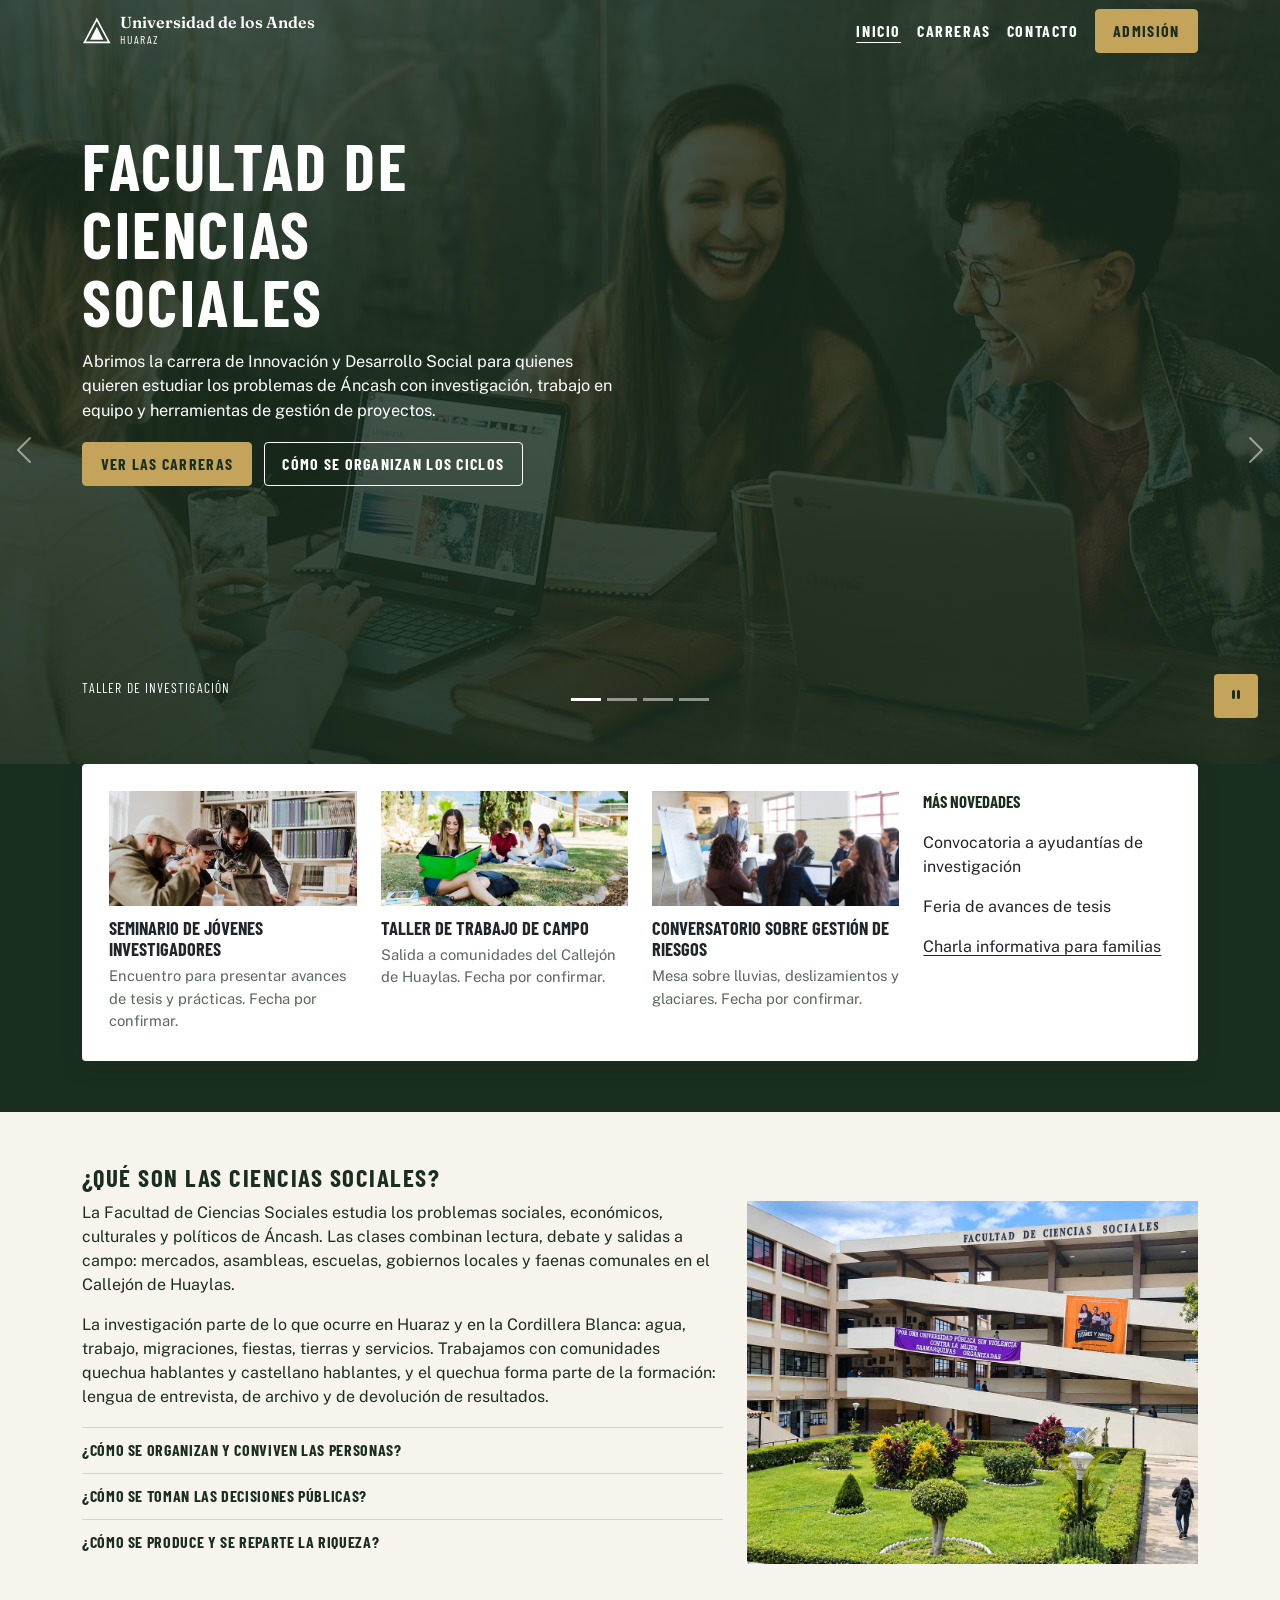
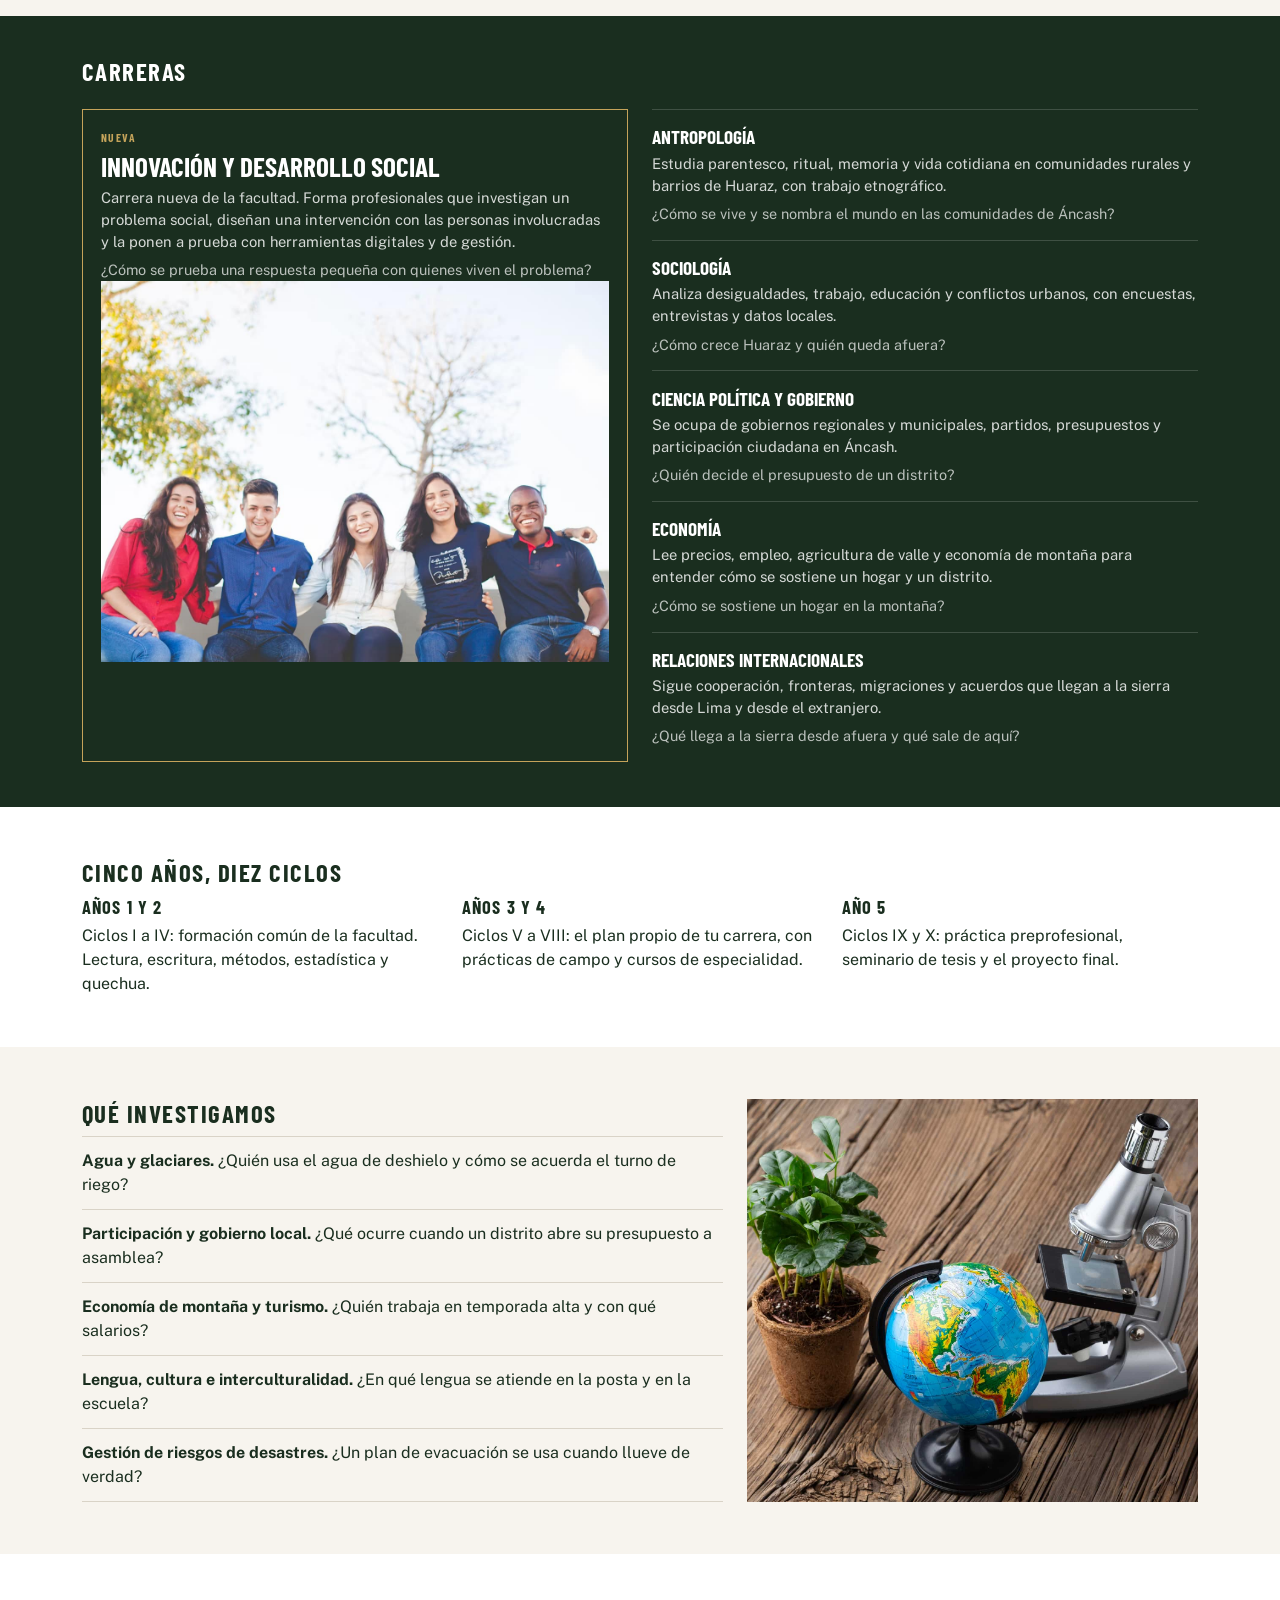
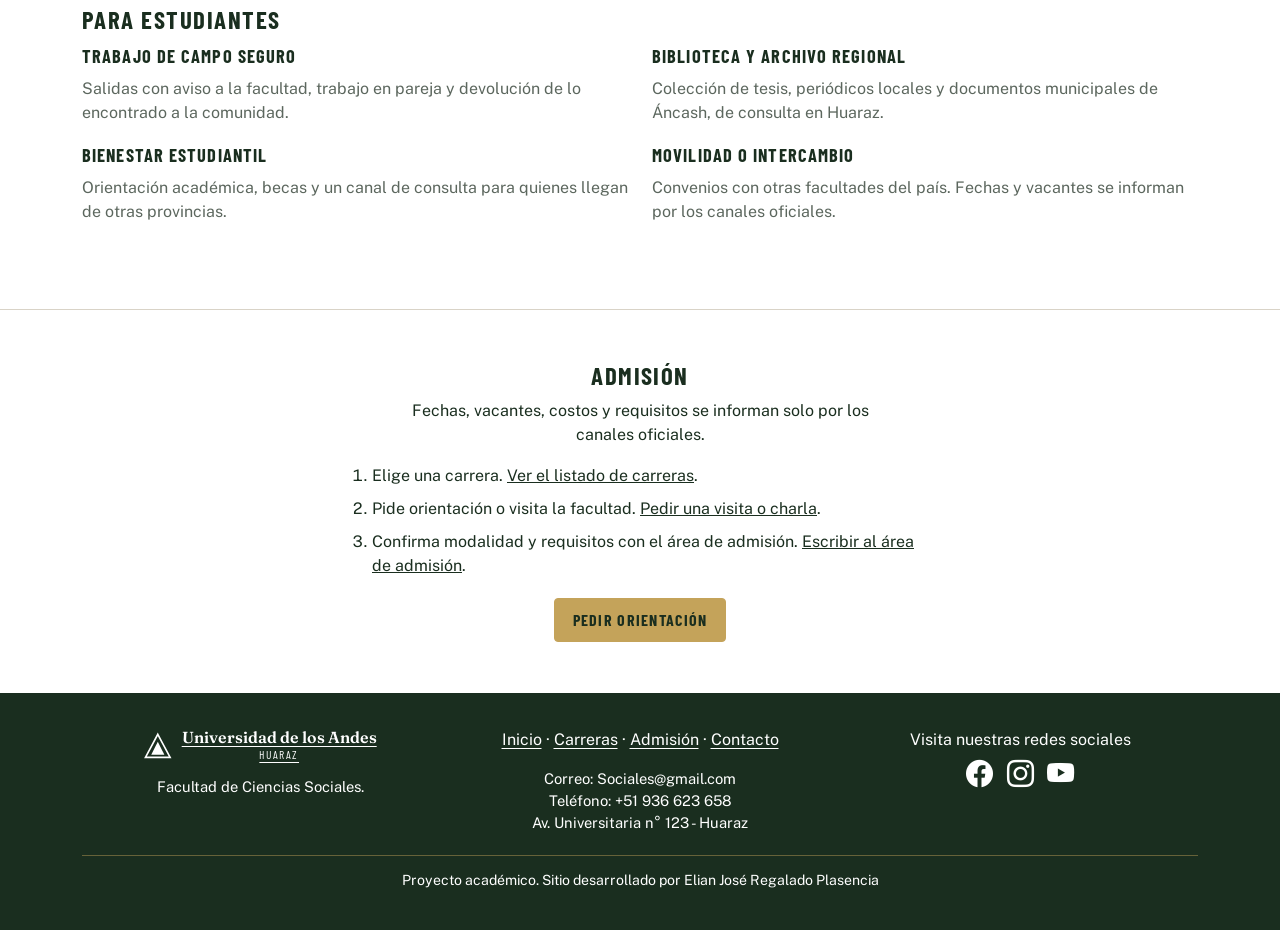
<file: index.html>
<!DOCTYPE html>
<html lang="es">

<head>
  <meta charset="utf-8">
  <meta name="viewport" content="width=device-width, initial-scale=1">
  <title>Facultad de Ciencias Sociales | Universidad de los Andes - Huaraz</title>
  <meta name="description"
    content="Facultad de Ciencias Sociales de la Universidad de los Andes en Huaraz: seis carreras, investigación en Áncash y una carrera nueva de Innovación y Desarrollo Social.">
  <link rel="preconnect" href="https://fonts.googleapis.com">
  <link rel="preconnect" href="https://fonts.gstatic.com" crossorigin>
  <link rel="icon" href="img/favicon.svg" type="image/svg+xml">
  <link
    href="https://fonts.googleapis.com/css2?family=Barlow+Condensed:wght@600;700&family=Fraunces:opsz,wght@9..144,600&family=Public+Sans:ital,wght@0,400;0,500;0,600;1,400&display=swap"
    rel="stylesheet">
  <link href="https://cdn.jsdelivr.net/npm/bootstrap@5.3.3/dist/css/bootstrap.min.css" rel="stylesheet">
  <link href="https://cdn.jsdelivr.net/npm/bootstrap-icons@1.11.3/font/bootstrap-icons.min.css" rel="stylesheet">
  <link href="css/styles.css" rel="stylesheet">
</head>

<body>
  <a class="saltar" href="#contenido">Saltar al contenido</a>
  <header>
    <nav class="navbar navbar-expand-lg navbar-dark barra" id="barra">
      <div class="container">
        <a class="navbar-brand marca" href="index.html">
          <svg class="marca-figura" viewBox="0 0 36 36" aria-hidden="true" focusable="false">
            <polygon points="18,4 33,32 3,32" fill="none" stroke="currentColor" stroke-width="2"></polygon>
            <polygon points="18,13 26,29 10,29" fill="currentColor"></polygon>
          </svg>
          <span>
            <span class="marca-nombre">Universidad de los Andes</span>
            <span class="marca-lugar">Huaraz</span>
          </span>
        </a>
        <button class="navbar-toggler" type="button" data-bs-toggle="collapse" data-bs-target="#menu"
          aria-controls="menu" aria-expanded="false" aria-label="Abrir o cerrar el menú">
          <span class="navbar-toggler-icon"></span>
        </button>
        <div class="collapse navbar-collapse" id="menu">
          <ul class="navbar-nav ms-auto align-items-lg-center">
            <li class="nav-item"><a class="nav-link active" href="index.html" aria-current="page">Inicio</a></li>
            <li class="nav-item"><a class="nav-link" href="programa.html">Carreras</a></li>
            <li class="nav-item"><a class="nav-link" href="contacto.html">Contacto</a></li>
            <li class="nav-item ms-lg-2 mt-2 mt-lg-0"><a class="btn btn-acento" href="index.html#admision">Admisión</a>
            </li>
          </ul>
        </div>
      </div>
    </nav>
  </header>
  <main id="contenido">
    <section class="hero" aria-label="Portada">
      <div id="carrusel" class="carousel slide" aria-roledescription="carrusel"
        aria-label="Fotos de la vida en la facultad">
        <div class="carousel-indicators">
          <button type="button" data-bs-target="#carrusel" data-bs-slide-to="0" class="active" aria-current="true"
            aria-label="Diapositiva 1"></button>
          <button type="button" data-bs-target="#carrusel" data-bs-slide-to="1" aria-label="Diapositiva 2"></button>
          <button type="button" data-bs-target="#carrusel" data-bs-slide-to="2" aria-label="Diapositiva 3"></button>
          <button type="button" data-bs-target="#carrusel" data-bs-slide-to="3" aria-label="Diapositiva 4"></button>
        </div>
        <div class="carousel-inner">
          <div class="carousel-item active" role="group" aria-roledescription="diapositiva" aria-label="1 de 4">
            <img src="img/taller_de_investigacion.jpg" width="1600" height="900" alt="Tres estudiantes conversan y sonríen frente a una laptop en una mesa de trabajo" decoding="async" fetchpriority="high">
            <p class="carousel-caption">Taller de investigación</p>
          </div>
          <div class="carousel-item" role="group" aria-roledescription="diapositiva" aria-label="2 de 4">
            <img src="img/trabajo_de_campo.jpg" width="1600" height="900" alt="Estudiantes sentados sobre el pasto al aire libre, una de ellas lee un cuaderno verde" decoding="async" loading="lazy">
            <p class="carousel-caption">Trabajo de campo</p>
          </div>
          <div class="carousel-item" role="group" aria-roledescription="diapositiva" aria-label="3 de 4">
            <img src="img/seminario.jpg" width="1600" height="900" alt="Equipo reunido frente a una pared con notas adhesivas de colores durante un seminario" decoding="async" loading="lazy">
            <p class="carousel-caption">Seminario</p>
          </div>
          <div class="carousel-item" role="group" aria-roledescription="diapositiva" aria-label="4 de 4">
            <img src="img/presentacion_de_proyectos.jpg" width="1600" height="900" alt="Asistentes sentados con cuadernos y laptops durante una presentación de proyectos" decoding="async" loading="lazy">
            <p class="carousel-caption">Presentación de proyectos</p>
          </div>
        </div>
        <button class="carousel-control-prev" type="button" data-bs-target="#carrusel" data-bs-slide="prev">
          <span class="carousel-control-prev-icon" aria-hidden="true"></span>
          <span class="visually-hidden">Diapositiva anterior</span>
        </button>
        <button class="carousel-control-next" type="button" data-bs-target="#carrusel" data-bs-slide="next">
          <span class="carousel-control-next-icon" aria-hidden="true"></span>
          <span class="visually-hidden">Diapositiva siguiente</span>
        </button>
      </div>
      <div class="hero-capa">
        <div class="container">
          <h1>Facultad de Ciencias Sociales</h1>
          <p class="hero-texto">Abrimos la carrera de Innovación y Desarrollo Social para quienes quieren estudiar los
            problemas de Áncash con investigación, trabajo en equipo y herramientas de gestión de proyectos.</p>
          <a class="btn btn-acento" href="programa.html">Ver las carreras</a>
          <a class="btn btn-claro" href="#duracion">Cómo se organizan los ciclos</a>
        </div>
      </div>
      <button type="button" class="hero-pausa" id="btn-pausa" aria-pressed="false" aria-label="Pausar presentación">
        <i class="bi bi-pause-fill" aria-hidden="true"></i>
      </button>
    </section>
    <div class="banda">
      <div class="container">
        <section class="novedades" aria-labelledby="tit-novedades">
          <h2 id="tit-novedades" class="visually-hidden">Novedades</h2>
          <div class="row g-4">
            <div class="col-md-6 col-lg-3">
              <article class="card nota">
                <img src="img/seminario_de_jovenes.jpg" width="800" height="600" alt="Jóvenes revisando una laptop entre estanterías de libros" decoding="async" loading="lazy">
                <h3>Seminario de jóvenes investigadores</h3>
                <p>Encuentro para presentar avances de tesis y prácticas. Fecha por confirmar.</p>
              </article>
            </div>
            <div class="col-md-6 col-lg-3">
              <article class="card nota">
                <img src="img/trabajo_de_campo.jpg" width="800" height="600" alt="Estudiantes sentados sobre el pasto al aire libre, una de ellas lee un cuaderno verde" decoding="async" loading="lazy">
                <h3>Taller de trabajo de campo</h3>
                <p>Salida a comunidades del Callejón de Huaylas. Fecha por confirmar.</p>
              </article>
            </div>
            <div class="col-md-6 col-lg-3">
              <article class="card nota">
                <img src="img/conversatorio_sobre_gestion_de_riesgos.jpg" width="800" height="600" alt="Expositor junto a una pizarra rodeado de asistentes en una sala" decoding="async" loading="lazy">
                <h3>Conversatorio sobre gestión de riesgos</h3>
                <p>Mesa sobre lluvias, deslizamientos y glaciares. Fecha por confirmar.</p>
              </article>
            </div>
            <div class="col-md-6 col-lg-3 mas">
              <h3>Más novedades</h3>
              <div class="list-group list-group-flush">
                <p class="list-group-item mb-0">Convocatoria a ayudantías de investigación</p>
                <p class="list-group-item mb-0">Feria de avances de tesis</p>
                <a class="list-group-item" href="contacto.html?motivo=visita">Charla informativa para familias</a>
              </div>
            </div>
          </div>
        </section>
      </div>
    </div>
    <section class="facultad">
      <div class="container">
        <h2>¿Qué son las ciencias sociales?</h2>
        <div class="row g-4 align-items-stretch">
          <div class="col-lg-7">
            <p>La Facultad de Ciencias Sociales estudia los problemas sociales, económicos, culturales y políticos de
              Áncash. Las clases combinan lectura, debate y salidas a campo: mercados, asambleas, escuelas, gobiernos
              locales y faenas comunales en el Callejón de Huaylas.</p>
            <p>La investigación parte de lo que ocurre en Huaraz y en la Cordillera Blanca: agua, trabajo, migraciones,
              fiestas, tierras y servicios. Trabajamos con comunidades quechua hablantes y castellano hablantes, y el
              quechua forma parte de la formación: lengua de entrevista, de archivo y de devolución de resultados.</p>
            <ul class="guia">
              <li>¿Cómo se organizan y conviven las personas?</li>
              <li>¿Cómo se toman las decisiones públicas?</li>
              <li>¿Cómo se produce y se reparte la riqueza?</li>
            </ul>
          </div>
          <div class="col-lg-5">
            <img class="foto-facultad" src="img/facultad_de_ciencias_sociales.jpg" width="1200" height="900" alt="Edificio de la facultad con jardín al frente" decoding="async" loading="lazy">
          </div>
        </div>
      </div>
    </section>
    <section class="carreras" aria-labelledby="tit-carreras">
      <div class="container">
        <h2 id="tit-carreras">Carreras</h2>
        <div class="row g-4">
          <div class="col-lg-6">
            <a class="carrera dest" href="programa.html#carrera-innovacion">
              <span class="etiqueta">Nueva</span>
              <h3>Innovación y Desarrollo Social</h3>
              <p>Carrera nueva de la facultad. Forma profesionales que investigan un problema social, diseñan una
                intervención con las personas involucradas y la ponen a prueba con herramientas digitales y de gestión.
              </p>
              <p class="clave">¿Cómo se prueba una respuesta pequeña con quienes viven el problema?</p>
              <img src="img/5_jovenes.jpg" width="1200" height="900" alt="Cinco jóvenes sonrientes sentados juntos" decoding="async" loading="lazy">
            </a>
          </div>
          <div class="col-lg-6">
            <a class="carrera" href="programa.html#carrera-antropologia">
              <h3>Antropología</h3>
              <p>Estudia parentesco, ritual, memoria y vida cotidiana en comunidades rurales y barrios de Huaraz, con
                trabajo etnográfico.</p>
              <p class="clave">¿Cómo se vive y se nombra el mundo en las comunidades de Áncash?</p>
            </a>
            <a class="carrera" href="programa.html#carrera-sociologia">
              <h3>Sociología</h3>
              <p>Analiza desigualdades, trabajo, educación y conflictos urbanos, con encuestas, entrevistas y datos
                locales.</p>
              <p class="clave">¿Cómo crece Huaraz y quién queda afuera?</p>
            </a>
            <a class="carrera" href="programa.html#carrera-ciencia-politica">
              <h3>Ciencia Política y Gobierno</h3>
              <p>Se ocupa de gobiernos regionales y municipales, partidos, presupuestos y participación ciudadana en
                Áncash.</p>
              <p class="clave">¿Quién decide el presupuesto de un distrito?</p>
            </a>
            <a class="carrera" href="programa.html#carrera-economia">
              <h3>Economía</h3>
              <p>Lee precios, empleo, agricultura de valle y economía de montaña para entender cómo se sostiene un hogar
                y un distrito.</p>
              <p class="clave">¿Cómo se sostiene un hogar en la montaña?</p>
            </a>
            <a class="carrera" href="programa.html#carrera-relaciones-internacionales">
              <h3>Relaciones Internacionales</h3>
              <p>Sigue cooperación, fronteras, migraciones y acuerdos que llegan a la sierra desde Lima y desde el
                extranjero.</p>
              <p class="clave">¿Qué llega a la sierra desde afuera y qué sale de aquí?</p>
            </a>
          </div>
        </div>
      </div>
    </section>
    <section class="bloque" id="duracion">
      <div class="container">
        <h2>Cinco años, diez ciclos</h2>
        <div class="row g-4 ciclos">
          <div class="col-md-4">
            <h3>Años 1 y 2</h3>
            <p class="mb-0">Ciclos I a IV: formación común de la facultad. Lectura, escritura, métodos, estadística y
              quechua.</p>
          </div>
          <div class="col-md-4">
            <h3>Años 3 y 4</h3>
            <p class="mb-0">Ciclos V a VIII: el plan propio de tu carrera, con prácticas de campo y cursos de
              especialidad.</p>
          </div>
          <div class="col-md-4">
            <h3>Año 5</h3>
            <p class="mb-0">Ciclos IX y X: práctica preprofesional, seminario de tesis y el proyecto final.</p>
          </div>
        </div>
      </div>
    </section>
    <section class="facultad">
      <div class="container">
        <div class="row g-4 align-items-stretch">
          <div class="col-lg-7">
            <h2>Qué investigamos</h2>
            <ul class="investiga">
              <li><strong>Agua y glaciares.</strong> ¿Quién usa el agua de deshielo y cómo se acuerda el turno de riego?
              </li>
              <li><strong>Participación y gobierno local.</strong> ¿Qué ocurre cuando un distrito abre su presupuesto a
                asamblea?</li>
              <li><strong>Economía de montaña y turismo.</strong> ¿Quién trabaja en temporada alta y con qué salarios?
              </li>
              <li><strong>Lengua, cultura e interculturalidad.</strong> ¿En qué lengua se atiende en la posta y en la
                escuela?</li>
              <li><strong>Gestión de riesgos de desastres.</strong> ¿Un plan de evacuación se usa cuando llueve de
                verdad?</li>
            </ul>
          </div>
          <div class="col-lg-5">
            <img class="foto-facultad" src="img/que_investigamos.jpg" width="1200" height="900" alt="Globo terráqueo, microscopio y una planta sobre una mesa de madera" decoding="async" loading="lazy">
          </div>
        </div>
      </div>
    </section>
    <section class="bloque">
      <div class="container">
        <h2>Para estudiantes</h2>
        <dl class="row recursos">
          <div class="col-md-6">
            <dt>Trabajo de campo seguro</dt>
            <dd>Salidas con aviso a la facultad, trabajo en pareja y devolución de lo encontrado a la comunidad.
</dd>
          </div>
          <div class="col-md-6">
            <dt>Biblioteca y archivo regional</dt>
            <dd>Colección de tesis, periódicos locales y documentos municipales de Áncash, de consulta en Huaraz.</dd>
          </div>
          <div class="col-md-6">
            <dt>Bienestar estudiantil</dt>
            <dd>Orientación académica, becas y un canal de consulta para quienes llegan de otras provincias.
            </dd>
          </div>
          <div class="col-md-6">
            <dt>Movilidad o intercambio</dt>
            <dd>Convenios con otras facultades del país. Fechas y vacantes se informan por los canales
              oficiales.</dd>
          </div>
        </dl>
      </div>
    </section>
    <section class="cierre" id="admision">
      <div class="container">
        <h2>Admisión</h2>
        <p>Fechas, vacantes, costos y requisitos se informan solo por los canales oficiales.</p>
        <ol class="pasos">
          <li>Elige una carrera. <a href="programa.html#carrera">Ver el listado de carreras</a>.</li>
          <li>Pide orientación o visita la facultad. <a href="contacto.html?motivo=visita">Pedir una visita o
              charla</a>.</li>
          <li>Confirma modalidad y requisitos con el área de admisión. <a href="contacto.html?motivo=admision">Escribir
              al área de admisión</a>.</li>
        </ol>
        <a class="btn btn-acento" href="contacto.html?motivo=orientacion">Pedir orientación</a>
      </div>
    </section>
  </main>
  <footer class="pie">
    <div class="container">
      <div class="row g-4">
        <div class="col-md-4">
          <a class="marca" href="index.html">
            <svg class="marca-figura" viewBox="0 0 36 36" aria-hidden="true" focusable="false">
              <polygon points="18,4 33,32 3,32" fill="none" stroke="currentColor" stroke-width="2"></polygon>
              <polygon points="18,13 26,29 10,29" fill="currentColor"></polygon>
            </svg>
            <span>
              <span class="marca-nombre">Universidad de los Andes</span>
              <span class="marca-lugar">Huaraz</span>
            </span>
          </a>
          <p class="aviso-dato">Facultad de Ciencias Sociales.</p>
        </div>
        <div class="col-md-4">
          <p><a href="index.html">Inicio</a> · <a href="programa.html">Carreras</a> · <a
              href="index.html#admision">Admisión</a> · <a href="contacto.html">Contacto</a></p>
          <p class="aviso-dato text-center">Correo: Sociales@gmail.com<br>Teléfono: +51 936 623 658<br>Av. Universitaria n° 123 - Huaraz</p>
        </div>
        <div class="col-md-4">
          <p class="mb-2">Visita nuestras redes sociales</p>
          <p class="redes">
            <a href="https://www.facebook.com/share/1BmrrLhZCz/?mibextid=wwXIfr" target="_blank" rel="noopener noreferrer" aria-label="Facebook, se abre en una pestaña nueva"><i class="bi bi-facebook" aria-hidden="true"></i></a>
            <a href="https://www.threads.com/@elian46k" target="_blank" rel="noopener noreferrer" aria-label="Instagram, se abre en una pestaña nueva"><i class="bi bi-instagram" aria-hidden="true"></i></a>
            <a href="https://www.youtube.com/@devi_Mind" target="_blank" rel="noopener noreferrer" aria-label="YouTube, se abre en una pestaña nueva"><i class="bi bi-youtube" aria-hidden="true"></i></a>
          </p>
        </div>
      </div>
      <p class="aviso-pie">Proyecto académico. Sitio desarrollado por Elian José Regalado Plasencia</p>
    </div>
  </footer>
  <script src="https://cdn.jsdelivr.net/npm/bootstrap@5.3.3/dist/js/bootstrap.bundle.min.js"></script>
  <script src="js/main.js"></script>
</body>

</html>
</file>
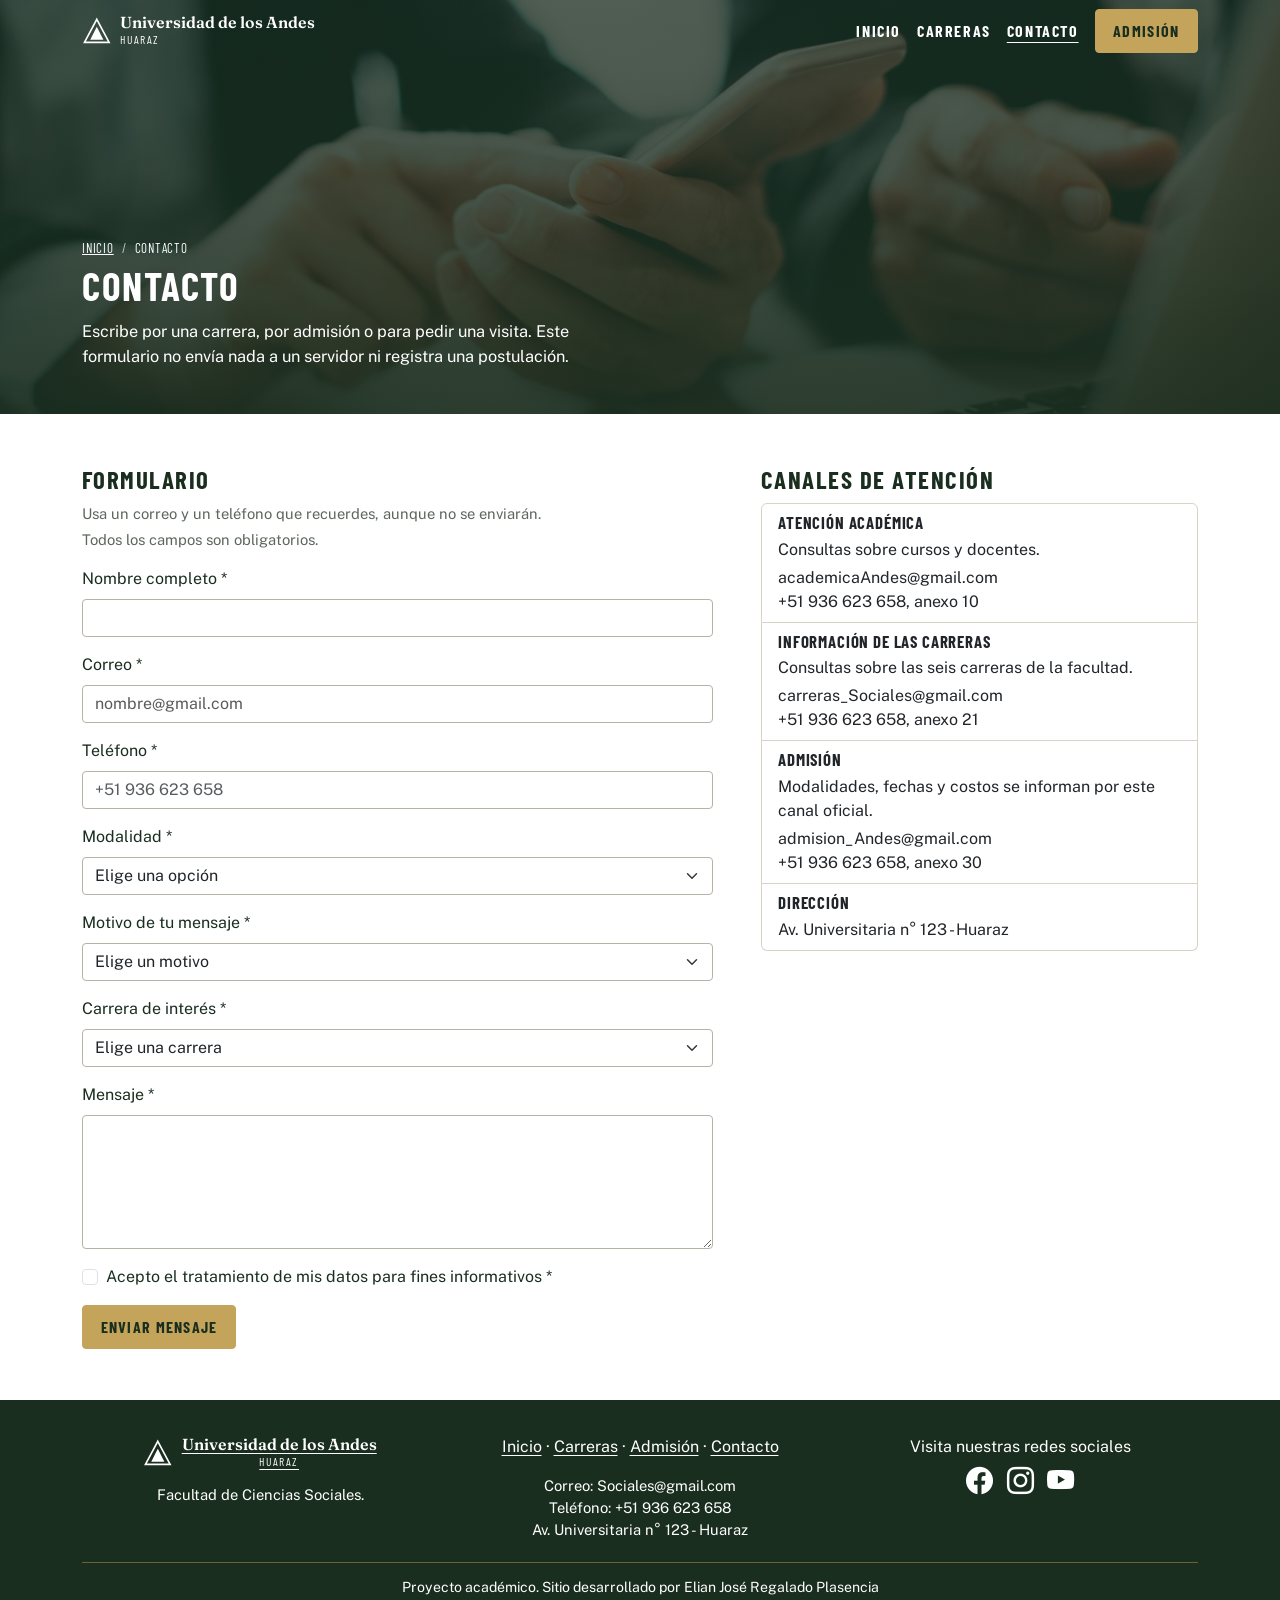
<file: contacto.html>
<!DOCTYPE html>
<html lang="es">

<head>
  <meta charset="utf-8">
  <meta name="viewport" content="width=device-width, initial-scale=1">
  <title>Contacto | Universidad de los Andes - Huaraz</title>
  <meta name="description"
    content="Escribe a la facultad por consultas de carreras, admisión o visitas. No envía datos a un servidor.">
  <link rel="icon" href="img/favicon.svg" type="image/svg+xml">
  <link rel="preconnect" href="https://fonts.googleapis.com">
  <link rel="preconnect" href="https://fonts.gstatic.com" crossorigin>
  <link
    href="https://fonts.googleapis.com/css2?family=Barlow+Condensed:wght@600;700&family=Fraunces:opsz,wght@9..144,600&family=Public+Sans:ital,wght@0,400;0,500;0,600;1,400&display=swap"
    rel="stylesheet">
  <link href="https://cdn.jsdelivr.net/npm/bootstrap@5.3.3/dist/css/bootstrap.min.css" rel="stylesheet">
  <link href="https://cdn.jsdelivr.net/npm/bootstrap-icons@1.11.3/font/bootstrap-icons.min.css" rel="stylesheet">
  <link href="css/styles.css" rel="stylesheet">
</head>

<body>
  <a class="saltar" href="#contenido">Saltar al contenido</a>
  <header>
    <nav class="navbar navbar-expand-lg navbar-dark barra" id="barra">
      <div class="container">
        <a class="navbar-brand marca" href="index.html">
          <svg class="marca-figura" viewBox="0 0 36 36" aria-hidden="true" focusable="false">
            <polygon points="18,4 33,32 3,32" fill="none" stroke="currentColor" stroke-width="2"></polygon>
            <polygon points="18,13 26,29 10,29" fill="currentColor"></polygon>
          </svg>
          <span>
            <span class="marca-nombre">Universidad de los Andes</span>
            <span class="marca-lugar">Huaraz</span>
          </span>
        </a>
        <button class="navbar-toggler" type="button" data-bs-toggle="collapse" data-bs-target="#menu"
          aria-controls="menu" aria-expanded="false" aria-label="Abrir o cerrar el menú">
          <span class="navbar-toggler-icon"></span>
        </button>
        <div class="collapse navbar-collapse" id="menu">
          <ul class="navbar-nav ms-auto align-items-lg-center">
            <li class="nav-item"><a class="nav-link" href="index.html">Inicio</a></li>
            <li class="nav-item"><a class="nav-link" href="programa.html">Carreras</a></li>
            <li class="nav-item"><a class="nav-link active" href="contacto.html" aria-current="page">Contacto</a></li>
            <li class="nav-item ms-lg-2 mt-2 mt-lg-0"><a class="btn btn-acento" href="index.html#admision">Admisión</a>
            </li>
          </ul>
        </div>
      </div>
    </nav>
  </header>
  <main id="contenido">
    <section class="hero corto" aria-label="Encabezado de contacto">
      <div class="hero-foto-caja">
        <img src="img/contactos.jpg" width="1600" height="720" alt="Manos usando un teléfono móvil junto a una laptop" decoding="async" fetchpriority="high">
      </div>
      <div class="hero-capa">
        <div class="container">
          <nav aria-label="Migas de pan">
            <ol class="breadcrumb">
              <li class="breadcrumb-item"><a href="index.html">Inicio</a></li>
              <li class="breadcrumb-item active" aria-current="page">Contacto</li>
            </ol>
          </nav>
          <h1>Contacto</h1>
          <p class="hero-texto">Escribe por una carrera, por admisión o para pedir una visita. Este formulario no envía nada a un servidor ni registra una postulación.</p>
        </div>
      </div>
    </section>
    <section class="bloque">
      <div class="container">
        <div class="row g-5">
          <div class="col-lg-7">
            <h2>Formulario</h2>
            <p class="aviso-dato mb-1">Usa un correo y un teléfono que recuerdes,
              aunque no se enviarán.</p>
            <p class="aviso-dato mb-3">Todos los campos son obligatorios.</p>
            <div id="errores" class="visually-hidden" aria-live="polite"></div>
            <div class="alert alert-success d-none" id="aviso" role="status" aria-live="polite" tabindex="-1">Mensaje
              enviado correctamente. Gracias por escribirnos.</div>
            <form id="form" novalidate>
              <div class="campo">
                <label class="form-label" for="nombre">Nombre completo <span aria-hidden="true">*</span></label>
                <input class="form-control" type="text" id="nombre" name="nombre" autocomplete="name" required
                  aria-describedby="error-nombre">
                <div class="invalid-feedback" id="error-nombre"></div>
              </div>
              <div class="campo">
                <label class="form-label" for="correo">Correo <span aria-hidden="true">*</span></label>
                <input class="form-control" type="email" id="correo" name="correo" autocomplete="email"
                  placeholder="nombre@gmail.com" required aria-describedby="error-correo">
                <div class="invalid-feedback" id="error-correo"></div>
              </div>
              <div class="campo">
                <label class="form-label" for="telefono">Teléfono <span aria-hidden="true">*</span></label>
                <input class="form-control" type="tel" id="telefono" name="telefono" autocomplete="tel"
                  placeholder="+51 936 623 658" required aria-describedby="error-telefono">
                <div class="invalid-feedback" id="error-telefono"></div>
              </div>
              <div class="campo">
                <label class="form-label" for="modalidad">Modalidad <span aria-hidden="true">*</span></label>
                <select class="form-select" id="modalidad" name="modalidad" required aria-describedby="error-modalidad">
                  <option value="" selected>Elige una opción</option>
                  <option value="presencial">Presencial en Huaraz</option>
                  <option value="campo">Presencial con prácticas de campo</option>
                  <option value="indefinida">Aún no decido</option>
                </select>
                <div class="invalid-feedback" id="error-modalidad"></div>
              </div>
              <div class="campo">
                <label class="form-label" for="motivo">Motivo de tu mensaje <span aria-hidden="true">*</span></label>
                <select class="form-select" id="motivo" name="motivo" required aria-describedby="error-motivo">
                  <option value="" selected>Elige un motivo</option>
                  <option value="consulta">Consulta sobre una carrera</option>
                  <option value="orientacion">Orientación vocacional</option>
                  <option value="admision">Admisión y requisitos</option>
                  <option value="visita">Visita o charla informativa</option>
                  <option value="otro">Otro motivo</option>
                </select>
                <div class="invalid-feedback" id="error-motivo"></div>
              </div>
              <div class="campo">
                <label class="form-label" for="carrera">Carrera de interés <span aria-hidden="true">*</span></label>
                <select class="form-select" id="carrera" name="carrera" required aria-describedby="error-carrera">
                  <option value="" selected>Elige una carrera</option>
                  <option value="innovacion">Innovación y Desarrollo Social</option>
                  <option value="antropologia">Antropología</option>
                  <option value="sociologia">Sociología</option>
                  <option value="ciencia-politica">Ciencia Política y Gobierno</option>
                  <option value="economia">Economía</option>
                  <option value="relaciones-internacionales">Relaciones Internacionales</option>
                  <option value="indefinida">Aún no lo sé</option>
                </select>
                <div class="invalid-feedback" id="error-carrera"></div>
              </div>
              <div class="campo">
                <label class="form-label" for="mensaje">Mensaje <span aria-hidden="true">*</span></label>
                <textarea class="form-control" id="mensaje" name="mensaje" rows="5" required
                  aria-describedby="error-mensaje"></textarea>
                <div class="invalid-feedback" id="error-mensaje"></div>
              </div>
              <div class="campo form-check mb-3">
                <input class="form-check-input" type="checkbox" id="datos" name="datos" required
                  aria-describedby="error-datos">
                <label class="form-check-label" for="datos">Acepto el tratamiento de mis datos para fines informativos
                  <span aria-hidden="true">*</span></label>
                <div class="invalid-feedback" id="error-datos"></div>
              </div>
              <button class="btn btn-acento" type="submit">Enviar mensaje</button>
            </form>
          </div>
          <div class="col-lg-5">
            <h2>Canales de atención</h2>
            <div class="list-group">
              <div class="list-group-item">
                <h3>Atención académica</h3>
                <p class="mb-1">Consultas sobre cursos y docentes.</p>
                <p class="mb-0">academicaAndes@gmail.com<br>+51 936 623 658, anexo 10</p>
              </div>
              <div class="list-group-item">
                <h3>Información de las carreras</h3>
                <p class="mb-1">Consultas sobre las seis carreras de la facultad.</p>
                <p class="mb-0">carreras_Sociales@gmail.com<br>+51 936 623 658, anexo 21</p>
              </div>
              <div class="list-group-item">
                <h3>Admisión</h3>
                <p class="mb-1">Modalidades, fechas y costos se informan por este canal oficial.</p>
                <p class="mb-0">admision_Andes@gmail.com<br>+51 936 623 658, anexo 30</p>
              </div>
              <div class="list-group-item">
                <h3>Dirección</h3>
                <p class="mb-0">Av. Universitaria n° 123 - Huaraz</p>
              </div>
            </div>
          </div>
        </div>
      </div>
    </section>
  </main>
  <footer class="pie">
    <div class="container">
      <div class="row g-4">
        <div class="col-md-4">
          <a class="marca" href="index.html">
            <svg class="marca-figura" viewBox="0 0 36 36" aria-hidden="true" focusable="false">
              <polygon points="18,4 33,32 3,32" fill="none" stroke="currentColor" stroke-width="2"></polygon>
              <polygon points="18,13 26,29 10,29" fill="currentColor"></polygon>
            </svg>
            <span>
              <span class="marca-nombre">Universidad de los Andes</span>
              <span class="marca-lugar">Huaraz</span>
            </span>
          </a>
          <p class="aviso-dato">Facultad de Ciencias Sociales.</p>
        </div>
        <div class="col-md-4">
          <p><a href="index.html">Inicio</a> · <a href="programa.html">Carreras</a> · <a
              href="index.html#admision">Admisión</a> · <a href="contacto.html">Contacto</a></p>
          <p class="aviso-dato text-center">Correo: Sociales@gmail.com<br>Teléfono: +51 936 623 658<br>Av. Universitaria n° 123 - Huaraz</p>
        </div>
        <div class="col-md-4">
          <p class="mb-2">Visita nuestras redes sociales</p>
          <p class="redes">
            <a href="https://www.facebook.com/share/1BmrrLhZCz/?mibextid=wwXIfr" target="_blank" rel="noopener noreferrer" aria-label="Facebook, se abre en una pestaña nueva"><i class="bi bi-facebook" aria-hidden="true"></i></a>
            <a href="https://www.threads.com/@elian46k" target="_blank" rel="noopener noreferrer" aria-label="Instagram, se abre en una pestaña nueva"><i class="bi bi-instagram" aria-hidden="true"></i></a>
            <a href="https://www.youtube.com/@devi_Mind" target="_blank" rel="noopener noreferrer" aria-label="YouTube, se abre en una pestaña nueva"><i class="bi bi-youtube" aria-hidden="true"></i></a>
          </p>
        </div>
      </div>
      <p class="aviso-pie">Proyecto académico. Sitio desarrollado por Elian José Regalado Plasencia</p>
    </div>
  </footer>
  <script src="https://cdn.jsdelivr.net/npm/bootstrap@5.3.3/dist/js/bootstrap.bundle.min.js"></script>
  <script src="js/main.js"></script>
</body>

</html>
</file>
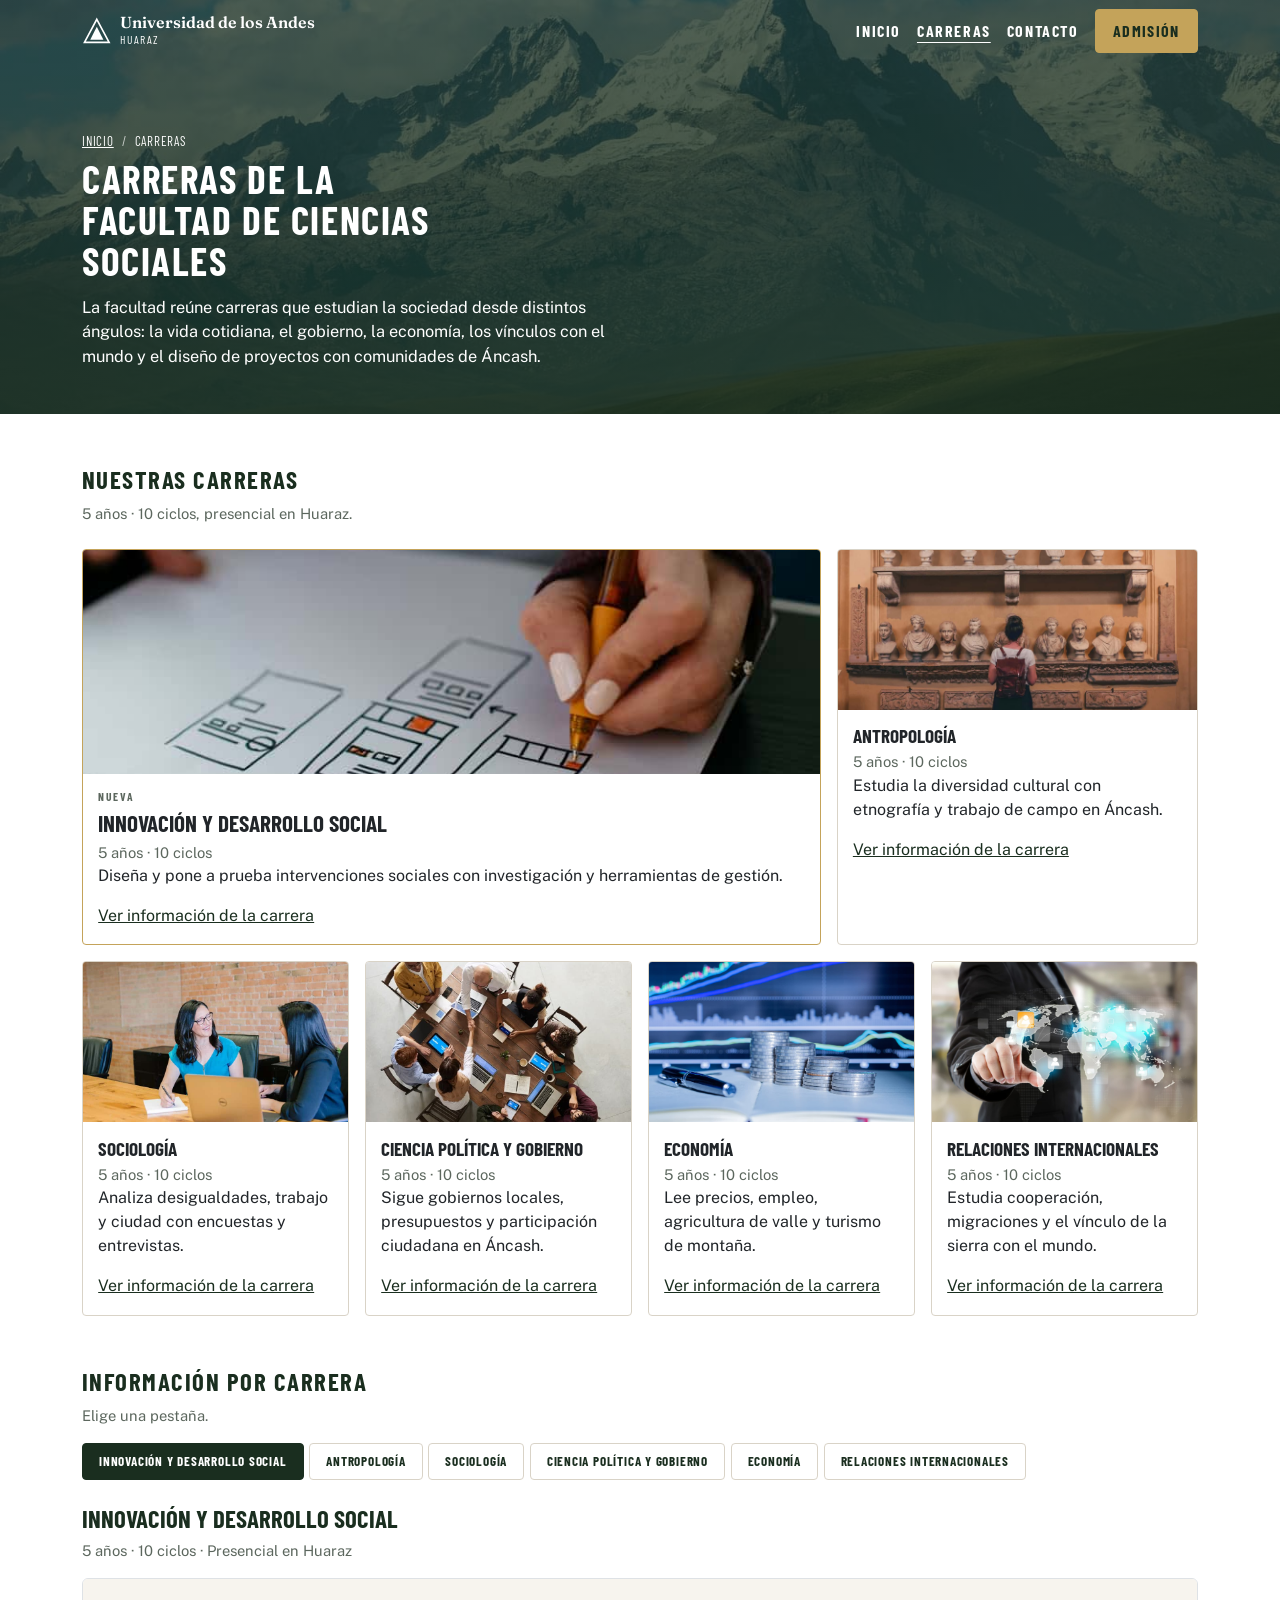
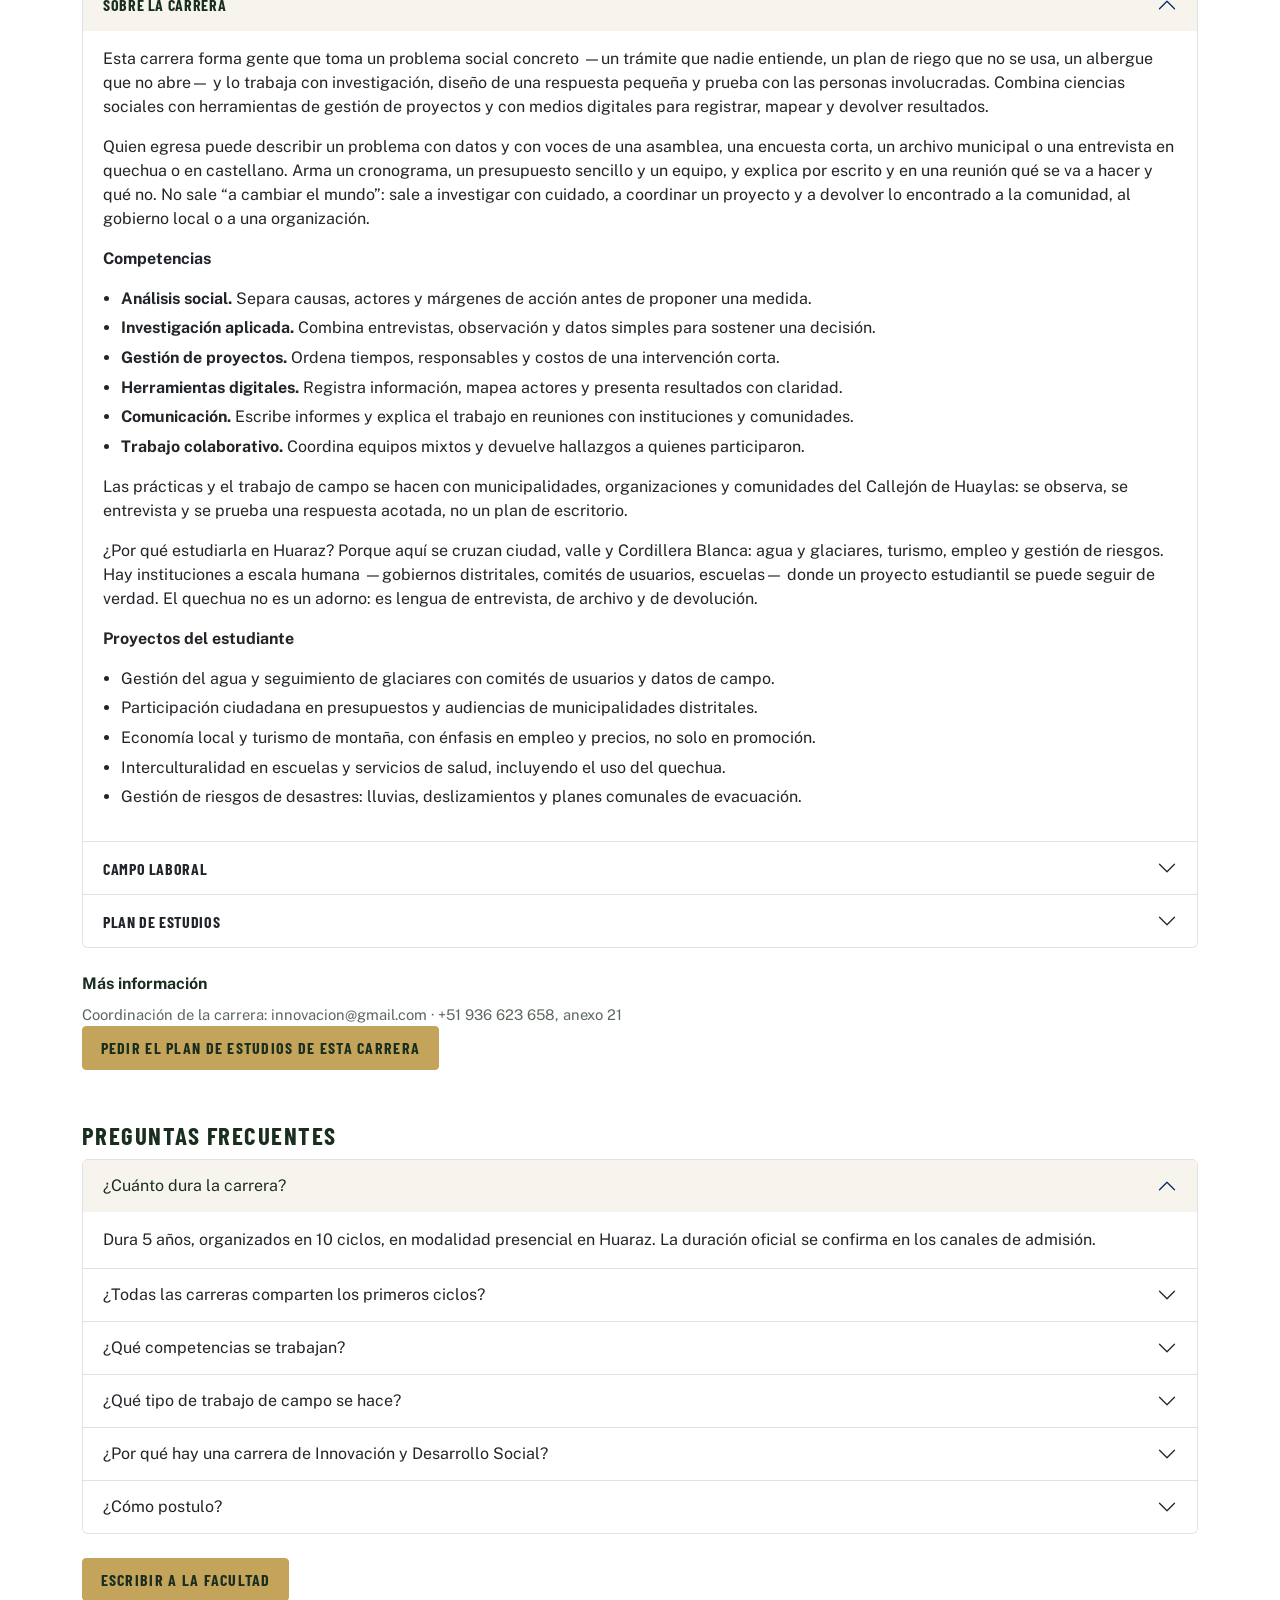
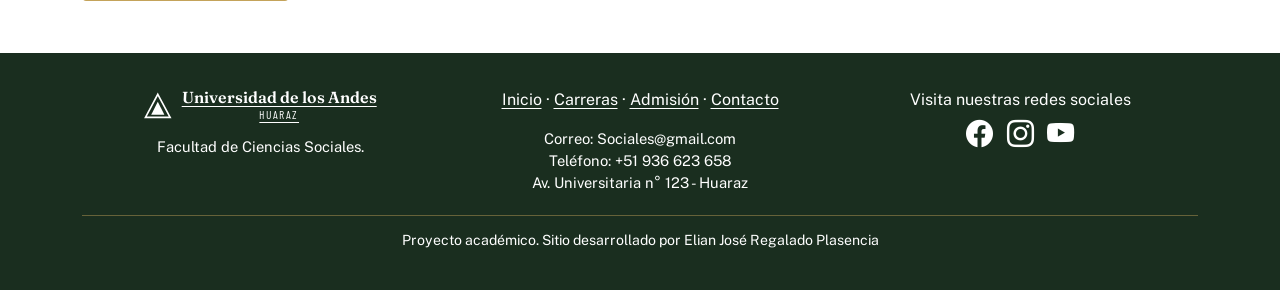
<file: programa.html>
<!DOCTYPE html>
<html lang="es">

<head>
  <meta charset="utf-8">
  <meta name="viewport" content="width=device-width, initial-scale=1">
  <title>Carreras de la Facultad de Ciencias Sociales | Universidad de los Andes - Huaraz</title>
  <meta name="description"
    content="Seis carreras de la Facultad de Ciencias Sociales en Huaraz: Antropología, Ciencia Política y Gobierno, Economía, Relaciones Internacionales, Sociología e Innovación y Desarrollo Social.">
  <link rel="icon" href="img/favicon.svg" type="image/svg+xml">
  <link rel="preconnect" href="https://fonts.googleapis.com">
  <link rel="preconnect" href="https://fonts.gstatic.com" crossorigin>
  <link
    href="https://fonts.googleapis.com/css2?family=Barlow+Condensed:wght@600;700&family=Fraunces:opsz,wght@9..144,600&family=Public+Sans:ital,wght@0,400;0,500;0,600;1,400&display=swap"
    rel="stylesheet">
  <link href="https://cdn.jsdelivr.net/npm/bootstrap@5.3.3/dist/css/bootstrap.min.css" rel="stylesheet">
  <link href="https://cdn.jsdelivr.net/npm/bootstrap-icons@1.11.3/font/bootstrap-icons.min.css" rel="stylesheet">
  <link href="css/styles.css" rel="stylesheet">
</head>

<body>
  <a class="saltar" href="#contenido">Saltar al contenido</a>
  <header>
    <nav class="navbar navbar-expand-lg navbar-dark barra" id="barra">
      <div class="container">
        <a class="navbar-brand marca" href="index.html">
          <svg class="marca-figura" viewBox="0 0 36 36" aria-hidden="true" focusable="false">
            <polygon points="18,4 33,32 3,32" fill="none" stroke="currentColor" stroke-width="2"></polygon>
            <polygon points="18,13 26,29 10,29" fill="currentColor"></polygon>
          </svg>
          <span>
            <span class="marca-nombre">Universidad de los Andes</span>
            <span class="marca-lugar">Huaraz</span>
          </span>
        </a>
        <button class="navbar-toggler" type="button" data-bs-toggle="collapse" data-bs-target="#menu"
          aria-controls="menu" aria-expanded="false" aria-label="Abrir o cerrar el menú">
          <span class="navbar-toggler-icon"></span>
        </button>
        <div class="collapse navbar-collapse" id="menu">
          <ul class="navbar-nav ms-auto align-items-lg-center">
            <li class="nav-item"><a class="nav-link" href="index.html">Inicio</a></li>
            <li class="nav-item"><a class="nav-link active" href="programa.html" aria-current="page">Carreras</a></li>
            <li class="nav-item"><a class="nav-link" href="contacto.html">Contacto</a></li>
            <li class="nav-item ms-lg-2 mt-2 mt-lg-0"><a class="btn btn-acento" href="index.html#admision">Admisión</a>
            </li>
          </ul>
        </div>
      </div>
    </nav>
  </header>
  <main id="contenido">
    <section class="hero corto" aria-label="Encabezado de carreras">
      <div class="hero-foto-caja">
        <img src="img/montana_nevada.jpg" width="1600" height="720" alt="Cordillera nevada sobre colinas verdes bajo un cielo con nubes" decoding="async" fetchpriority="high">
      </div>
      <div class="hero-capa">
        <div class="container">
          <nav aria-label="Migas de pan">
            <ol class="breadcrumb">
              <li class="breadcrumb-item"><a href="index.html">Inicio</a></li>
              <li class="breadcrumb-item active" aria-current="page">Carreras</li>
            </ol>
          </nav>
          <h1>Carreras de la Facultad de Ciencias Sociales</h1>
          <p class="hero-texto">La facultad reúne carreras que estudian la sociedad desde distintos ángulos: la vida
            cotidiana, el gobierno, la economía, los vínculos con el mundo y el diseño de proyectos con comunidades de
            Áncash.</p>
        </div>
      </div>
    </section>
    <section class="bloque">
      <div class="container">
        <h2>Nuestras carreras</h2>
        <p class="aviso-dato mb-4">5 años · 10 ciclos, presencial en Huaraz.</p>
        <div class="row g-3">
          <div class="col-12 col-md-8">
            <article class="card ficha dest h-100">
              <img src="img/innovacion_y_desarrollo_social.jpg" width="800" height="560" alt="Mano dibujando bocetos de pantallas en papel" decoding="async" loading="lazy">
              <div class="card-body">
                <span class="etiqueta">Nueva</span>
                <h3>Innovación y Desarrollo Social</h3>
                <p class="aviso-dato">5 años · 10 ciclos</p>
                <p>Diseña y pone a prueba intervenciones sociales con investigación y herramientas de gestión.</p>
                <a href="#carrera-innovacion">Ver información de la carrera</a>
              </div>
            </article>
          </div>
          <div class="col-12 col-md-4">
            <article class="card ficha h-100">
              <img src="img/antropologia.jpg" width="800" height="560" alt="Persona de espaldas observando una vitrina con bustos y esculturas antiguas" decoding="async" loading="lazy">
              <div class="card-body">
                <h3>Antropología</h3>
                <p class="aviso-dato">5 años · 10 ciclos</p>
                <p>Estudia la diversidad cultural con etnografía y trabajo de campo en Áncash.</p>
                <a href="#carrera-antropologia">Ver información de la carrera</a>
              </div>
            </article>
          </div>
          <div class="col-12 col-sm-6 col-lg-3">
            <article class="card ficha h-100">
              <img src="img/sociologia.jpg" width="800" height="560" alt="Dos mujeres conversan en una mesa de trabajo con una laptop y un cuaderno" decoding="async" loading="lazy">
              <div class="card-body">
                <h3>Sociología</h3>
                <p class="aviso-dato">5 años · 10 ciclos</p>
                <p>Analiza desigualdades, trabajo y ciudad con encuestas y entrevistas.</p>
                <a href="#carrera-sociologia">Ver información de la carrera</a>
              </div>
            </article>
          </div>
          <div class="col-12 col-sm-6 col-lg-3">
            <article class="card ficha h-100">
              <img src="img/ciencia_politica.jpg" width="800" height="560" alt="Vista desde arriba de un grupo reunido en una mesa con laptops, dos personas se dan la mano" decoding="async" loading="lazy">
              <div class="card-body">
                <h3>Ciencia Política y Gobierno</h3>
                <p class="aviso-dato">5 años · 10 ciclos</p>
                <p>Sigue gobiernos locales, presupuestos y participación ciudadana en Áncash.</p>
                <a href="#carrera-ciencia-politica">Ver información de la carrera</a>
              </div>
            </article>
          </div>
          <div class="col-12 col-sm-6 col-lg-3">
            <article class="card ficha h-100">
              <img src="img/economia.jpg" width="800" height="560" alt="Monedas apiladas sobre un cuaderno, con gráficos financieros al fondo" decoding="async" loading="lazy">
              <div class="card-body">
                <h3>Economía</h3>
                <p class="aviso-dato">5 años · 10 ciclos</p>
                <p>Lee precios, empleo, agricultura de valle y turismo de montaña.</p>
                <a href="#carrera-economia">Ver información de la carrera</a>
              </div>
            </article>
          </div>
          <div class="col-12 col-sm-6 col-lg-3">
            <article class="card ficha h-100">
              <img src="img/relaciones_internacionales.jpg" width="800" height="560" alt="Persona señalando un mapamundi digital luminoso" decoding="async" loading="lazy">
              <div class="card-body">
                <h3>Relaciones Internacionales</h3>
                <p class="aviso-dato">5 años · 10 ciclos</p>
                <p>Estudia cooperación, migraciones y el vínculo de la sierra con el mundo.</p>
                <a href="#carrera-relaciones-internacionales">Ver información de la carrera</a>
              </div>
            </article>
          </div>
        </div>
      </div>
    </section>
    <section class="bloque pt-0" id="carrera">
      <div class="container">
        <h2>Información por carrera</h2>
        <p class="aviso-dato mb-3">Elige una pestaña.</p>
        <ul class="nav nav-pills pestanias flex-wrap mb-4" id="pestanias-carreras" role="tablist">
          <li class="nav-item" role="presentation">
            <button class="nav-link active" id="tab-innovacion" data-bs-toggle="tab"
              data-bs-target="#carrera-innovacion" type="button" role="tab" aria-controls="carrera-innovacion"
              aria-selected="true">Innovación y Desarrollo Social</button>
          </li>
          <li class="nav-item" role="presentation">
            <button class="nav-link" id="tab-antropologia" data-bs-toggle="tab" data-bs-target="#carrera-antropologia"
              type="button" role="tab" aria-controls="carrera-antropologia" aria-selected="false">Antropología</button>
          </li>
          <li class="nav-item" role="presentation">
            <button class="nav-link" id="tab-sociologia" data-bs-toggle="tab" data-bs-target="#carrera-sociologia"
              type="button" role="tab" aria-controls="carrera-sociologia" aria-selected="false">Sociología</button>
          </li>
          <li class="nav-item" role="presentation">
            <button class="nav-link" id="tab-ciencia-politica" data-bs-toggle="tab"
              data-bs-target="#carrera-ciencia-politica" type="button" role="tab"
              aria-controls="carrera-ciencia-politica" aria-selected="false">Ciencia Política y Gobierno</button>
          </li>
          <li class="nav-item" role="presentation">
            <button class="nav-link" id="tab-economia" data-bs-toggle="tab" data-bs-target="#carrera-economia"
              type="button" role="tab" aria-controls="carrera-economia" aria-selected="false">Economía</button>
          </li>
          <li class="nav-item" role="presentation">
            <button class="nav-link" id="tab-relaciones" data-bs-toggle="tab"
              data-bs-target="#carrera-relaciones-internacionales" type="button" role="tab"
              aria-controls="carrera-relaciones-internacionales" aria-selected="false">Relaciones
              Internacionales</button>
          </li>
        </ul>
        <div class="tab-content" id="contenido-carreras">
          <div class="tab-pane fade show active panel-carrera" id="carrera-innovacion" role="tabpanel"
            aria-labelledby="tab-innovacion" tabindex="0">
            <h3>Innovación y Desarrollo Social</h3>
            <p class="aviso-dato mb-3">5 años · 10 ciclos · Presencial en Huaraz</p>
            <div class="accordion" id="acc-innovacion">
              <div class="accordion-item">
                <h4 class="accordion-header">
                  <button class="accordion-button" type="button" data-bs-toggle="collapse" data-bs-target="#inn-sobre"
                    aria-expanded="true" aria-controls="inn-sobre">Sobre la carrera</button>
                </h4>
                <div id="inn-sobre" class="accordion-collapse collapse show" data-bs-parent="#acc-innovacion">
                  <div class="accordion-body">
                    <p>Esta carrera forma gente que toma un problema social concreto —un trámite que nadie entiende, un
                      plan de riego que no se usa, un albergue que no abre— y lo trabaja con investigación, diseño de
                      una respuesta pequeña y prueba con las personas involucradas. Combina ciencias sociales con
                      herramientas de gestión de proyectos y con medios digitales para registrar, mapear y devolver
                      resultados.</p>
                    <p>Quien egresa puede describir un problema con datos y con voces de una asamblea, una encuesta
                      corta, un archivo municipal o una entrevista en quechua o en castellano. Arma un cronograma, un
                      presupuesto sencillo y un equipo, y explica por escrito y en una reunión qué se va a hacer y qué
                      no. No sale “a cambiar el mundo”: sale a investigar con cuidado, a coordinar un proyecto y a
                      devolver lo encontrado a la comunidad, al gobierno local o a una organización.</p>
                    <p><strong>Competencias</strong></p>
                    <ul class="lista-proyectos">
                      <li><strong>Análisis social.</strong> Separa causas, actores y márgenes de acción antes de
                        proponer una medida.</li>
                      <li><strong>Investigación aplicada.</strong> Combina entrevistas, observación y datos simples para
                        sostener una decisión.</li>
                      <li><strong>Gestión de proyectos.</strong> Ordena tiempos, responsables y costos de una
                        intervención corta.</li>
                      <li><strong>Herramientas digitales.</strong> Registra información, mapea actores y presenta
                        resultados con claridad.</li>
                      <li><strong>Comunicación.</strong> Escribe informes y explica el trabajo en reuniones con
                        instituciones y comunidades.</li>
                      <li><strong>Trabajo colaborativo.</strong> Coordina equipos mixtos y devuelve hallazgos a quienes
                        participaron.</li>
                    </ul>
                    <p>Las prácticas y el trabajo de campo se hacen con municipalidades, organizaciones y comunidades
                      del Callejón de Huaylas: se observa, se entrevista y se prueba una respuesta acotada, no un plan
                      de escritorio.</p>
                    <p>¿Por qué estudiarla en Huaraz? Porque aquí se cruzan ciudad, valle y Cordillera Blanca: agua y
                      glaciares, turismo, empleo y gestión de riesgos. Hay instituciones a escala humana —gobiernos
                      distritales, comités de usuarios, escuelas— donde un proyecto estudiantil se puede seguir de
                      verdad. El quechua no es un adorno: es lengua de entrevista, de archivo y de devolución.</p>
                    <p><strong>Proyectos del estudiante</strong></p>
                    <ul class="lista-proyectos">
                      <li>Gestión del agua y seguimiento de glaciares con comités de usuarios y datos de campo.</li>
                      <li>Participación ciudadana en presupuestos y audiencias de municipalidades distritales.</li>
                      <li>Economía local y turismo de montaña, con énfasis en empleo y precios, no solo en promoción.
                      </li>
                      <li>Interculturalidad en escuelas y servicios de salud, incluyendo el uso del quechua.</li>
                      <li>Gestión de riesgos de desastres: lluvias, deslizamientos y planes comunales de evacuación.
                      </li>
                    </ul>
                  </div>
                </div>
              </div>
              <div class="accordion-item">
                <h4 class="accordion-header">
                  <button class="accordion-button collapsed" type="button" data-bs-toggle="collapse"
                    data-bs-target="#inn-laboral" aria-expanded="false" aria-controls="inn-laboral">Campo
                    laboral</button>
                </h4>
                <div id="inn-laboral" class="accordion-collapse collapse" data-bs-parent="#acc-innovacion">
                  <div class="accordion-body">
                    <ul class="lista-proyectos mb-0">
                      <li>Gobiernos regionales y municipales de Áncash, en oficinas de desarrollo social y de proyectos.
                      </li>
                      <li>Organizaciones no gubernamentales que ejecutan programas locales con comunidades.</li>
                      <li>Centros de investigación y consultoras que evalúan intervenciones y escriben informes.</li>
                      <li>Medios locales que cubren políticas públicas, territorio y vida cotidiana.</li>
                      <li>Equipos de gestión de riesgos, agua o turismo en instituciones públicas y mixtas.</li>
                    </ul>
                  </div>
                </div>
              </div>
              <div class="accordion-item">
                <h4 class="accordion-header">
                  <button class="accordion-button collapsed" type="button" data-bs-toggle="collapse"
                    data-bs-target="#inn-plan" aria-expanded="false" aria-controls="inn-plan">Plan de estudios</button>
                </h4>
                <div id="inn-plan" class="accordion-collapse collapse" data-bs-parent="#acc-innovacion">
                  <div class="accordion-body">
                    <p class="aviso-dato mb-2">Los ciclos I a IV son de
                      formación común de la facultad.</p>
                    <div class="table-responsive">
                      <table class="table">
                        <caption>Cursos por ciclo · Innovación y Desarrollo Social</caption>
                        <thead>
                          <tr>
                            <th scope="col">Ciclo</th>
                            <th scope="col">Cursos</th>
                          </tr>
                        </thead>
                        <tbody>
                          <tr>
                            <th scope="row">I</th>
                            <td>Introducción a las Ciencias Sociales; Comunicación oral y escrita; Territorio andino y
                              sociedad; Taller de lectura académica</td>
                          </tr>
                          <tr>
                            <th scope="row">II</th>
                            <td>Investigación Social I; Estadística descriptiva; Historia social del Perú; Quechua I
                              para ciencias sociales</td>
                          </tr>
                          <tr>
                            <th scope="row">III</th>
                            <td>Tecnología y Sociedad; Teoría social; Economía de la región; Métodos cualitativos</td>
                          </tr>
                          <tr>
                            <th scope="row">IV</th>
                            <td>Estadística inferencial; Políticas públicas locales; Comunicación comunitaria; Electivo
                              de facultad</td>
                          </tr>
                          <tr>
                            <th scope="row">V</th>
                            <td>Innovación Social; Gestión de Proyectos I; Investigación Social II; Práctica de campo
                            </td>
                          </tr>
                          <tr>
                            <th scope="row">VI</th>
                            <td>Gestión de Proyectos II; Sistemas de información social; Diseño de intervenciones;
                              Electivo de carrera</td>
                          </tr>
                          <tr>
                            <th scope="row">VII</th>
                            <td>Evaluación de programas sociales; Taller de prototipos; Seminario de desarrollo
                              territorial; Comunicación de resultados</td>
                          </tr>
                          <tr>
                            <th scope="row">VIII</th>
                            <td>Laboratorio de intervenciones; Gestión de equipos; Ética del trabajo aplicado; Electivo
                            </td>
                          </tr>
                          <tr>
                            <th scope="row">IX</th>
                            <td>Seminario de tesis I; Práctica preprofesional I; Taller de proyecto aplicado; Métodos de
                              evaluación</td>
                          </tr>
                          <tr>
                            <th scope="row">X</th>
                            <td>Seminario de tesis II; Práctica preprofesional II; Proyecto Final; Devolución a la
                              comunidad</td>
                          </tr>
                        </tbody>
                      </table>
                    </div>
                  </div>
                </div>
              </div>
            </div>
            <div class="mt-4">
              <p class="mb-2"><strong>Más información</strong></p>
              <p class="aviso-dato">Coordinación de la carrera: innovacion@gmail.com · +51 936 623 658, anexo 21</p>
              <a class="btn btn-acento" href="contacto.html?carrera=innovacion">Pedir el plan de estudios de esta
                carrera</a>
            </div>
          </div>
          <div class="tab-pane fade panel-carrera" id="carrera-antropologia" role="tabpanel"
            aria-labelledby="tab-antropologia" tabindex="0">
            <h3>Antropología</h3>
            <p class="aviso-dato mb-3">5 años · 10 ciclos · Presencial en Huaraz</p>
            <div class="accordion" id="acc-antropologia">
              <div class="accordion-item">
                <h4 class="accordion-header">
                  <button class="accordion-button" type="button" data-bs-toggle="collapse" data-bs-target="#ant-sobre"
                    aria-expanded="true" aria-controls="ant-sobre">Sobre la carrera</button>
                </h4>
                <div id="ant-sobre" class="accordion-collapse collapse show" data-bs-parent="#acc-antropologia">
                  <div class="accordion-body">
                    <p>La Antropología se ocupa de cómo las personas organizan el parentesco, el ritual, la memoria y el
                      trabajo cotidiano, en caseríos de altura, anexos del valle y barrios de Huaraz. El oficio central
                      es la etnografía: convivir un tiempo, observar, preguntar y escribir lo visto con cuidado, en
                      quechua o en castellano según hable cada casa.</p>
                    <p>Quien egresa puede armar un cuaderno de campo, una genealogía y un relato claro de un conflicto
                      por tierras, una fiesta patronal o un trámite de patrimonio. Distingue lo que la gente dice de lo
                      que hace, devuelve el texto a quienes participaron y no confunde un pueblo con un paisaje.</p>
                    <p><strong>Competencias</strong></p>
                    <ul class="lista-proyectos">
                      <li><strong>Etnografía.</strong> Observa, pregunta y registra la vida diaria sin adelantar
                        conclusiones.</li>
                      <li><strong>Lengua de campo.</strong> Entrevista y devuelve resultados en quechua o en castellano,
                        según el caso.</li>
                      <li><strong>Lectura de conflictos.</strong> Sigue disputas por agua, minas, tierras o turismo sin
                        reducirlas a un solo bando.</li>
                      <li><strong>Archivo y oralidad.</strong> Cruza actas, fotos, cantos y recuerdos para reconstruir
                        una historia local.</li>
                      <li><strong>Escritura etnográfica.</strong> Describe escenas concretas: una asamblea, un velorio,
                        una faena, un mercado.</li>
                      <li><strong>Devolución.</strong> Entrega lo escrito a la comunidad o a la institución que abrió la
                        puerta.</li>
                    </ul>
                    <p>Las prácticas se hacen en comunidades del Callejón de Huaylas y en barrios de Huaraz: se pide
                      permiso, se convive por periodos cortos y se entrega un informe a quienes recibieron al o a la
                      estudiante.</p>
                    <p>¿Por qué estudiarla en Huaraz? Porque a pocas horas hay anexos de altura, pueblos de valle y una
                      ciudad que crece sobre andenes y huaycos. El patrimonio no es solo ruina: es fiesta, idioma y
                      reclamo. Estudiar aquí permite volver al mismo lugar en varios ciclos y ver cómo cambia un
                      conflicto, no solo fotografiarlo una vez.</p>
                  </div>
                </div>
              </div>
              <div class="accordion-item">
                <h4 class="accordion-header">
                  <button class="accordion-button collapsed" type="button" data-bs-toggle="collapse"
                    data-bs-target="#ant-laboral" aria-expanded="false" aria-controls="ant-laboral">Campo
                    laboral</button>
                </h4>
                <div id="ant-laboral" class="accordion-collapse collapse" data-bs-parent="#acc-antropologia">
                  <div class="accordion-body">
                    <ul class="lista-proyectos mb-0">
                      <li>Direcciones de cultura y de patrimonio de gobiernos regionales y municipales.</li>
                      <li>Proyectos de consulta previa y de conflictos por agua, minas o turismo, en equipos mixtos.
                      </li>
                      <li>Museos, archivos parroquiales y centros de documentación local.</li>
                      <li>Organizaciones que trabajan lengua, educación intercultural y salud comunitaria.</li>
                      <li>Investigación independiente, consultoría etnográfica y medios que cubren fiesta y territorio.
                      </li>
                    </ul>
                  </div>
                </div>
              </div>
              <div class="accordion-item">
                <h4 class="accordion-header">
                  <button class="accordion-button collapsed" type="button" data-bs-toggle="collapse"
                    data-bs-target="#ant-plan" aria-expanded="false" aria-controls="ant-plan">Plan de estudios</button>
                </h4>
                <div id="ant-plan" class="accordion-collapse collapse" data-bs-parent="#acc-antropologia">
                  <div class="accordion-body">
                    <p class="aviso-dato mb-2">Los ciclos I a IV son de
                      formación común de la facultad.</p>
                    <div class="table-responsive">
                      <table class="table">
                        <caption>Cursos por ciclo · Antropología</caption>
                        <thead>
                          <tr>
                            <th scope="col">Ciclo</th>
                            <th scope="col">Cursos</th>
                          </tr>
                        </thead>
                        <tbody>
                          <tr>
                            <th scope="row">I</th>
                            <td>Introducción a las Ciencias Sociales; Comunicación oral y escrita; Territorio andino y
                              sociedad; Taller de lectura académica</td>
                          </tr>
                          <tr>
                            <th scope="row">II</th>
                            <td>Investigación Social I; Estadística descriptiva; Historia social del Perú; Quechua I
                              para ciencias sociales</td>
                          </tr>
                          <tr>
                            <th scope="row">III</th>
                            <td>Tecnología y Sociedad; Teoría social; Economía de la región; Métodos cualitativos</td>
                          </tr>
                          <tr>
                            <th scope="row">IV</th>
                            <td>Estadística inferencial; Políticas públicas locales; Comunicación comunitaria; Electivo
                              de facultad</td>
                          </tr>
                          <tr>
                            <th scope="row">V</th>
                            <td>Etnografía I; Parentesco y organización social; Quechua II para trabajo de campo;
                              Práctica etnográfica</td>
                          </tr>
                          <tr>
                            <th scope="row">VI</th>
                            <td>Ritual, fiesta y memoria; Patrimonio cultural andino; Métodos visuales; Electivo de
                              carrera</td>
                          </tr>
                          <tr>
                            <th scope="row">VII</th>
                            <td>Conflictos socioambientales; Antropología de la montaña; Archivo y oralidad; Seminario
                              de lectura etnográfica</td>
                          </tr>
                          <tr>
                            <th scope="row">VIII</th>
                            <td>Antropología aplicada; Territorio y comunidades; Ética de la investigación en campo;
                              Electivo</td>
                          </tr>
                          <tr>
                            <th scope="row">IX</th>
                            <td>Seminario de tesis I; Práctica preprofesional I; Taller de escritura etnográfica;
                              Quechua III (entrevista y devolución)</td>
                          </tr>
                          <tr>
                            <th scope="row">X</th>
                            <td>Seminario de tesis II; Práctica preprofesional II; Tesis o proyecto etnográfico;
                              Devolución a la comunidad</td>
                          </tr>
                        </tbody>
                      </table>
                    </div>
                  </div>
                </div>
              </div>
            </div>
            <div class="mt-4">
              <p class="mb-2"><strong>Más información</strong></p>
              <p class="aviso-dato">Coordinación de la carrera: antropologia@gmail.com · +51 936 623 658, anexo 31</p>
              <a class="btn btn-acento" href="contacto.html?carrera=antropologia">Pedir el plan de estudios de esta
                carrera</a>
            </div>
          </div>
          <div class="tab-pane fade panel-carrera" id="carrera-sociologia" role="tabpanel"
            aria-labelledby="tab-sociologia" tabindex="0">
            <h3>Sociología</h3>
            <p class="aviso-dato mb-3">5 años · 10 ciclos · Presencial en Huaraz</p>
            <div class="accordion" id="acc-sociologia">
              <div class="accordion-item">
                <h4 class="accordion-header">
                  <button class="accordion-button" type="button" data-bs-toggle="collapse" data-bs-target="#soc-sobre"
                    aria-expanded="true" aria-controls="soc-sobre">Sobre la carrera</button>
                </h4>
                <div id="soc-sobre" class="accordion-collapse collapse show" data-bs-parent="#acc-sociologia">
                  <div class="accordion-body">
                    <p>La Sociología pregunta quién manda, quién trabaja, quién estudia y quién se queda sin lote cuando
                      Huaraz crece. Mira desigualdades de clase, género y origen, la escuela, el empleo y la familia,
                      con encuestas, entrevistas y datos del municipio, no con opiniones sueltas.</p>
                    <p>Quien egresa puede diseñar un cuestionario corto, leer una tabla y escribir un informe que una
                      oficina municipal o un colegio pueda usar. Sabe cuándo hace falta contar y cuándo hace falta
                      sentarse a conversar, y no presenta a “los jóvenes” o “los migrantes” como un bloque único.</p>
                    <p><strong>Competencias</strong></p>
                    <ul class="lista-proyectos">
                      <li><strong>Encuesta.</strong> Diseña preguntas, cuida la muestra y lee porcentajes sin inflarlos.
                      </li>
                      <li><strong>Entrevista.</strong> Conversa con docentes, comerciantes, madres y obreros sin
                        ponerles palabras en la boca.</li>
                      <li><strong>Desigualdad.</strong> Distingue brechas de ingreso, de escuela y de barrio en la
                        ciudad y en el valle.</li>
                      <li><strong>Ciudad.</strong> Sigue el crecimiento de Huaraz: lotes, transporte, cerros y
                        servicios.</li>
                      <li><strong>Informe social.</strong> Entrega un texto breve que una institución puede discutir en
                        reunión.</li>
                      <li><strong>Datos locales.</strong> Cruza padrones, censos escolares y actas municipales con lo
                        oído en campo.</li>
                    </ul>
                    <p>Las prácticas se hacen en colegios, mercados, juntas vecinales y oficinas municipales de Huaraz y
                      de distritos cercanos: se aplica una encuesta corta o un set de entrevistas y se entrega el
                      resultado a quien abrió el espacio.</p>
                    <p>¿Por qué estudiarla en Huaraz? Porque la ciudad crece rápido entre el valle y la cordillera:
                      llega gente de otros distritos, sube el precio del lote y cambian los colegios. Aquí se puede
                      caminar un barrio, volver al semestre siguiente y medir si el agua llegó o no, sin diluir el
                      problema en una estadística nacional.</p>
                  </div>
                </div>
              </div>
              <div class="accordion-item">
                <h4 class="accordion-header">
                  <button class="accordion-button collapsed" type="button" data-bs-toggle="collapse"
                    data-bs-target="#soc-laboral" aria-expanded="false" aria-controls="soc-laboral">Campo
                    laboral</button>
                </h4>
                <div id="soc-laboral" class="accordion-collapse collapse" data-bs-parent="#acc-sociologia">
                  <div class="accordion-body">
                    <ul class="lista-proyectos mb-0">
                      <li>Oficinas municipales de desarrollo social, educación y vivienda.</li>
                      <li>Unidades de estadística y de planificación de gobiernos regionales y locales.</li>
                      <li>Colegios, UGEL y programas educativos que necesitan diagnóstico de matrícula y deserción.</li>
                      <li>Organizaciones que trabajan empleo, juventud o prevención de violencia, con informes de campo.
                      </li>
                      <li>Consultoras y medios locales que cubren ciudad, trabajo y servicios públicos.</li>
                    </ul>
                  </div>
                </div>
              </div>
              <div class="accordion-item">
                <h4 class="accordion-header">
                  <button class="accordion-button collapsed" type="button" data-bs-toggle="collapse"
                    data-bs-target="#soc-plan" aria-expanded="false" aria-controls="soc-plan">Plan de estudios</button>
                </h4>
                <div id="soc-plan" class="accordion-collapse collapse" data-bs-parent="#acc-sociologia">
                  <div class="accordion-body">
                    <p class="aviso-dato mb-2">Los ciclos I a IV son de
                      formación común de la facultad.</p>
                    <div class="table-responsive">
                      <table class="table">
                        <caption>Cursos por ciclo · Sociología</caption>
                        <thead>
                          <tr>
                            <th scope="col">Ciclo</th>
                            <th scope="col">Cursos</th>
                          </tr>
                        </thead>
                        <tbody>
                          <tr>
                            <th scope="row">I</th>
                            <td>Introducción a las Ciencias Sociales; Comunicación oral y escrita; Territorio andino y
                              sociedad; Taller de lectura académica</td>
                          </tr>
                          <tr>
                            <th scope="row">II</th>
                            <td>Investigación Social I; Estadística descriptiva; Historia social del Perú; Quechua I
                              para ciencias sociales</td>
                          </tr>
                          <tr>
                            <th scope="row">III</th>
                            <td>Tecnología y Sociedad; Teoría social; Economía de la región; Métodos cualitativos</td>
                          </tr>
                          <tr>
                            <th scope="row">IV</th>
                            <td>Estadística inferencial; Políticas públicas locales; Comunicación comunitaria; Electivo
                              de facultad</td>
                          </tr>
                          <tr>
                            <th scope="row">V</th>
                            <td>Estructura social y desigualdad; Sociología del trabajo; Encuesta social I; Práctica de
                              campo urbano</td>
                          </tr>
                          <tr>
                            <th scope="row">VI</th>
                            <td>Educación y movilidad; Familia y géneros; Entrevista y grupos; Electivo de carrera</td>
                          </tr>
                          <tr>
                            <th scope="row">VII</th>
                            <td>Sociología urbana de Huaraz; Migración y ciudad; Análisis de datos sociales; Seminario
                              de teoría contemporánea</td>
                          </tr>
                          <tr>
                            <th scope="row">VIII</th>
                            <td>Políticas sociales; Sociología de la vivienda; Taller de informe sociológico; Electivo
                            </td>
                          </tr>
                          <tr>
                            <th scope="row">IX</th>
                            <td>Seminario de tesis I; Práctica preprofesional I; Encuesta social II; Ética de la
                              investigación sociológica</td>
                          </tr>
                          <tr>
                            <th scope="row">X</th>
                            <td>Seminario de tesis II; Práctica preprofesional II; Tesis o proyecto sociológico;
                              Devolución de resultados</td>
                          </tr>
                        </tbody>
                      </table>
                    </div>
                  </div>
                </div>
              </div>
            </div>
            <div class="mt-4">
              <p class="mb-2"><strong>Más información</strong></p>
              <p class="aviso-dato">Coordinación de la carrera: sociologia@gmail.com · +51 936 623 658, anexo 32</p>
              <a class="btn btn-acento" href="contacto.html?carrera=sociologia">Pedir el plan de estudios de esta
                carrera</a>
            </div>
          </div>
          <div class="tab-pane fade panel-carrera" id="carrera-ciencia-politica" role="tabpanel"
            aria-labelledby="tab-ciencia-politica" tabindex="0">
            <h3>Ciencia Política y Gobierno</h3>
            <p class="aviso-dato mb-3">5 años · 10 ciclos · Presencial en Huaraz</p>
            <div class="accordion" id="acc-politica">
              <div class="accordion-item">
                <h4 class="accordion-header">
                  <button class="accordion-button" type="button" data-bs-toggle="collapse" data-bs-target="#pol-sobre"
                    aria-expanded="true" aria-controls="pol-sobre">Sobre la carrera</button>
                </h4>
                <div id="pol-sobre" class="accordion-collapse collapse show" data-bs-parent="#acc-politica">
                  <div class="accordion-body">
                    <p>La carrera sigue cómo se toma una decisión pública en Áncash: quién arma el presupuesto de un
                      distrito, quién habla en una audiencia, qué hace un partido entre elecciones y cómo llega —o no
                      llega— un acuerdo de consejo municipal. El objeto de estudio es el gobierno cercano: regional,
                      provincial y distrital, no un esquema abstracto de “el Estado”.</p>
                    <p>Quien egresa puede leer una ordenanza, un acta de consejo y un padrón de participantes de
                      presupuesto participativo. Prepara una nota breve para una gerencia, observa una asamblea sin
                      tomar partido en voz alta y explica por escrito qué se votó, qué quedó pendiente y quién quedó
                      fuera de la sala.</p>
                    <p><strong>Competencias</strong></p>
                    <ul class="lista-proyectos">
                      <li><strong>Lectura institucional.</strong> Distingue gerencias, consejos, comités y lo que cada
                        uno puede decidir.</li>
                      <li><strong>Presupuesto local.</strong> Sigue una partida desde el taller vecinal hasta el voto
                        del concejo.</li>
                      <li><strong>Participación.</strong> Observa audiencias y asambleas y registra quién habla y quién
                        no entra.</li>
                      <li><strong>Partidos y listas.</strong> Describe cómo se arman candidaturas distritales sin
                        reducirlas a un eslogan.</li>
                      <li><strong>Nota de políticas.</strong> Escribe un texto corto que una oficina municipal pueda
                        discutir en reunión.</li>
                      <li><strong>Observación de gobierno.</strong> Asiste a sesiones públicas y entrega un informe de
                        lo ocurrido.</li>
                    </ul>
                    <p>Las prácticas se hacen en municipalidades distritales y provinciales del Callejón de Huaylas, en
                      oficinas de participación y en sesiones de consejo abiertas al público: se observa, se lee el
                      expediente y se entrega una nota a la oficina que recibió al o a la estudiante.</p>
                    <p>¿Por qué estudiarla en Huaraz? Porque aquí el gobierno cabe en una sala: un distrito de pocos
                      miles de personas, un presupuesto que se discute en voz alta y un consejo que se puede seguir
                      ciclo a ciclo. No hace falta imaginarse “la política”: se puede sentar en la última fila y ver
                      quién pide la palabra.</p>
                  </div>
                </div>
              </div>
              <div class="accordion-item">
                <h4 class="accordion-header">
                  <button class="accordion-button collapsed" type="button" data-bs-toggle="collapse"
                    data-bs-target="#pol-laboral" aria-expanded="false" aria-controls="pol-laboral">Campo
                    laboral</button>
                </h4>
                <div id="pol-laboral" class="accordion-collapse collapse" data-bs-parent="#acc-politica">
                  <div class="accordion-body">
                    <ul class="lista-proyectos mb-0">
                      <li>Gerencias de desarrollo social, de participación y de planeamiento en gobiernos locales y
                        regionales.</li>
                      <li>Oficinas de presupuesto participativo y de audiencias públicas.</li>
                      <li>Equipos de asesoría de concejos municipales y de despachos regionales.</li>
                      <li>Organizaciones que acompañan vigilancia ciudadana y acceso a información pública.</li>
                      <li>Medios locales que cubren sesiones de consejo, elecciones distritales y conflictos de
                        competencias.</li>
                    </ul>
                  </div>
                </div>
              </div>
              <div class="accordion-item">
                <h4 class="accordion-header">
                  <button class="accordion-button collapsed" type="button" data-bs-toggle="collapse"
                    data-bs-target="#pol-plan" aria-expanded="false" aria-controls="pol-plan">Plan de estudios</button>
                </h4>
                <div id="pol-plan" class="accordion-collapse collapse" data-bs-parent="#acc-politica">
                  <div class="accordion-body">
                    <p class="aviso-dato mb-2">Los ciclos I a IV son de
                      formación común de la facultad.</p>
                    <div class="table-responsive">
                      <table class="table">
                        <caption>Cursos por ciclo · Ciencia Política y Gobierno</caption>
                        <thead>
                          <tr>
                            <th scope="col">Ciclo</th>
                            <th scope="col">Cursos</th>
                          </tr>
                        </thead>
                        <tbody>
                          <tr>
                            <th scope="row">I</th>
                            <td>Introducción a las Ciencias Sociales; Comunicación oral y escrita; Territorio andino y
                              sociedad; Taller de lectura académica</td>
                          </tr>
                          <tr>
                            <th scope="row">II</th>
                            <td>Investigación Social I; Estadística descriptiva; Historia social del Perú; Quechua I
                              para ciencias sociales</td>
                          </tr>
                          <tr>
                            <th scope="row">III</th>
                            <td>Tecnología y Sociedad; Teoría social; Economía de la región; Métodos cualitativos</td>
                          </tr>
                          <tr>
                            <th scope="row">IV</th>
                            <td>Estadística inferencial; Políticas públicas locales; Comunicación comunitaria; Electivo
                              de facultad</td>
                          </tr>
                          <tr>
                            <th scope="row">V</th>
                            <td>Gobierno regional y municipal; Presupuesto participativo; Partidos y representación;
                              Práctica de observación institucional</td>
                          </tr>
                          <tr>
                            <th scope="row">VI</th>
                            <td>Políticas públicas I; Participación ciudadana; Derecho público local; Electivo de
                              carrera</td>
                          </tr>
                          <tr>
                            <th scope="row">VII</th>
                            <td>Elecciones y sistemas electorales; Gestión de gabinetes locales; Taller de audiencia
                              pública; Seminario de teoría política</td>
                          </tr>
                          <tr>
                            <th scope="row">VIII</th>
                            <td>Políticas públicas II; Conflicto y negociación institucional; Ética pública; Electivo
                            </td>
                          </tr>
                          <tr>
                            <th scope="row">IX</th>
                            <td>Seminario de tesis I; Práctica preprofesional I; Taller de informe de políticas; Métodos
                              de evaluación institucional</td>
                          </tr>
                          <tr>
                            <th scope="row">X</th>
                            <td>Seminario de tesis II; Práctica preprofesional II; Tesis o proyecto de gobierno;
                              Devolución a la institución</td>
                          </tr>
                        </tbody>
                      </table>
                    </div>
                  </div>
                </div>
              </div>
            </div>
            <div class="mt-4">
              <p class="mb-2"><strong>Más información</strong></p>
              <p class="aviso-dato">Coordinación de la carrera: cienciapolitica@gmail.com ·
                +51 936 623 658, anexo 33</p>
              <a class="btn btn-acento" href="contacto.html?carrera=ciencia-politica">Pedir el plan de estudios de esta
                carrera</a>
            </div>
          </div>
          <div class="tab-pane fade panel-carrera" id="carrera-economia" role="tabpanel" aria-labelledby="tab-economia"
            tabindex="0">
            <h3>Economía</h3>
            <p class="aviso-dato mb-3">5 años · 10 ciclos · Presencial en Huaraz</p>
            <div class="accordion" id="acc-economia">
              <div class="accordion-item">
                <h4 class="accordion-header">
                  <button class="accordion-button" type="button" data-bs-toggle="collapse" data-bs-target="#eco-sobre"
                    aria-expanded="true" aria-controls="eco-sobre">Sobre la carrera</button>
                </h4>
                <div id="eco-sobre" class="accordion-collapse collapse show" data-bs-parent="#acc-economia">
                  <div class="accordion-body">
                    <p>La Economía de esta facultad parte del precio de la papa en el mercado de Huaraz, del jornal en
                      temporada de trekking y del costo de llevar agua a un lote nuevo. Estudia cómo se sostiene un
                      hogar y un distrito: agricultura de valle, turismo de montaña, empleo temporal y lo que queda
                      cuando baja la temporada.</p>
                    <p>Quien egresa puede armar una serie simple de precios, leer una ficha de costos de un productor y
                      escribir un informe que una municipalidad o una asociación de comerciantes pueda usar. No promete
                      “crecer la economía”: cuenta qué se produce, a cuánto se vende y quién se queda sin trabajo en
                      mayo.</p>
                    <p><strong>Competencias</strong></p>
                    <ul class="lista-proyectos">
                      <li><strong>Precios.</strong> Registra y compara precios de feria, de chacra y de temporada alta.
                      </li>
                      <li><strong>Empleo.</strong> Distingue jornal, destajo, trabajo familiar y temporada de turismo.
                      </li>
                      <li><strong>Agricultura de valle.</strong> Sigue un cultivo desde la parcela hasta el puesto del
                        mercado.</li>
                      <li><strong>Turismo de montaña.</strong> Cuenta quién cobra, quién carga y quién se queda sin
                        contrato al cerrar la ruta.</li>
                      <li><strong>Evaluación de políticas.</strong> Revisa si un bono, un crédito o una feria cambió
                        algo medible.</li>
                      <li><strong>Informe económico.</strong> Entrega tablas claras y un texto corto, sin jerga de más.
                      </li>
                    </ul>
                    <p>Las prácticas se hacen en mercados, ferias, asociaciones de productores y oficinas municipales de
                      desarrollo económico: se anotan precios, se conversa con vendedoras y se entrega el cuadro a quien
                      abrió el espacio.</p>
                    <p>¿Por qué estudiarla en Huaraz? Porque en pocas cuadras se cruza el mercado mayorista, la calle de
                      agencias de trekking y el paradero de combis del valle. Se puede volver cada ciclo a los mismos
                      puestos y ver si el kilo subió, si el jornal cambió y si la feria dominical sigue llena.</p>
                  </div>
                </div>
              </div>
              <div class="accordion-item">
                <h4 class="accordion-header">
                  <button class="accordion-button collapsed" type="button" data-bs-toggle="collapse"
                    data-bs-target="#eco-laboral" aria-expanded="false" aria-controls="eco-laboral">Campo
                    laboral</button>
                </h4>
                <div id="eco-laboral" class="accordion-collapse collapse" data-bs-parent="#acc-economia">
                  <div class="accordion-body">
                    <ul class="lista-proyectos mb-0">
                      <li>Oficinas municipales y regionales de desarrollo económico, turismo y agricultura.</li>
                      <li>Asociaciones de productores, de comerciantes y de prestadores de turismo de montaña.</li>
                      <li>Equipos que evalúan créditos, ferias y compras públicas locales.</li>
                      <li>Cajas, cooperativas y proyectos de inclusión financiera de alcance distrital.</li>
                      <li>Consultoras y medios que cubren precios, empleo y costos de vida en Áncash.</li>
                    </ul>
                  </div>
                </div>
              </div>
              <div class="accordion-item">
                <h4 class="accordion-header">
                  <button class="accordion-button collapsed" type="button" data-bs-toggle="collapse"
                    data-bs-target="#eco-plan" aria-expanded="false" aria-controls="eco-plan">Plan de estudios</button>
                </h4>
                <div id="eco-plan" class="accordion-collapse collapse" data-bs-parent="#acc-economia">
                  <div class="accordion-body">
                    <p class="aviso-dato mb-2">Los ciclos I a IV son de
                      formación común de la facultad.</p>
                    <div class="table-responsive">
                      <table class="table">
                        <caption>Cursos por ciclo · Economía</caption>
                        <thead>
                          <tr>
                            <th scope="col">Ciclo</th>
                            <th scope="col">Cursos</th>
                          </tr>
                        </thead>
                        <tbody>
                          <tr>
                            <th scope="row">I</th>
                            <td>Introducción a las Ciencias Sociales; Comunicación oral y escrita; Territorio andino y
                              sociedad; Taller de lectura académica</td>
                          </tr>
                          <tr>
                            <th scope="row">II</th>
                            <td>Investigación Social I; Estadística descriptiva; Historia social del Perú; Quechua I
                              para ciencias sociales</td>
                          </tr>
                          <tr>
                            <th scope="row">III</th>
                            <td>Tecnología y Sociedad; Teoría social; Economía de la región; Métodos cualitativos</td>
                          </tr>
                          <tr>
                            <th scope="row">IV</th>
                            <td>Estadística inferencial; Políticas públicas locales; Comunicación comunitaria; Electivo
                              de facultad</td>
                          </tr>
                          <tr>
                            <th scope="row">V</th>
                            <td>Microeconomía regional; Agricultura de valle; Precios y mercados locales; Práctica de
                              campo económico</td>
                          </tr>
                          <tr>
                            <th scope="row">VI</th>
                            <td>Macroeconomía aplicada; Turismo de montaña; Empleo y salarios; Electivo de carrera</td>
                          </tr>
                          <tr>
                            <th scope="row">VII</th>
                            <td>Evaluación de políticas económicas; Cuentas distritales; Taller de costos y
                              presupuestos; Seminario de economía andina</td>
                          </tr>
                          <tr>
                            <th scope="row">VIII</th>
                            <td>Comercio interno y ferias; Economía del agua; Ética de la medición; Electivo</td>
                          </tr>
                          <tr>
                            <th scope="row">IX</th>
                            <td>Seminario de tesis I; Práctica preprofesional I; Taller de informe económico; Métodos
                              cuantitativos II</td>
                          </tr>
                          <tr>
                            <th scope="row">X</th>
                            <td>Seminario de tesis II; Práctica preprofesional II; Tesis o proyecto económico;
                              Devolución de resultados</td>
                          </tr>
                        </tbody>
                      </table>
                    </div>
                  </div>
                </div>
              </div>
            </div>
            <div class="mt-4">
              <p class="mb-2"><strong>Más información</strong></p>
              <p class="aviso-dato">Coordinación de la carrera: economia@gmail.com · +51 936 623 658, anexo 34</p>
              <a class="btn btn-acento" href="contacto.html?carrera=economia">Pedir el plan de estudios de esta
                carrera</a>
            </div>
          </div>
          <div class="tab-pane fade panel-carrera" id="carrera-relaciones-internacionales" role="tabpanel"
            aria-labelledby="tab-relaciones" tabindex="0">
            <h3>Relaciones Internacionales</h3>
            <p class="aviso-dato mb-3">5 años · 10 ciclos · Presencial en Huaraz</p>
            <div class="accordion" id="acc-relaciones">
              <div class="accordion-item">
                <h4 class="accordion-header">
                  <button class="accordion-button" type="button" data-bs-toggle="collapse" data-bs-target="#ri-sobre"
                    aria-expanded="true" aria-controls="ri-sobre">Sobre la carrera</button>
                </h4>
                <div id="ri-sobre" class="accordion-collapse collapse show" data-bs-parent="#acc-relaciones">
                  <div class="accordion-body">
                    <p>Las Relaciones Internacionales, vistas desde Huaraz, no empiezan en una embajada: empiezan en un
                      convenio que llega a un glaciar, en una familia con hijas e hijos en el extranjero, en un
                      cargamento de palta que sale del valle o en un proyecto de cooperación que abre oficina por dos
                      años. La carrera pregunta qué entra a la sierra, qué sale y quién firma el papel.</p>
                    <p>Quien egresa puede leer un convenio, un informe de cooperación y una nota de migración. Resume
                      qué promete un organismo, qué pide a cambio y qué queda en el distrito cuando se va el equipo.
                      Escribe en castellano claro y distingue un acuerdo vinculante de una carta de intención.</p>
                    <p><strong>Competencias</strong></p>
                    <ul class="lista-proyectos">
                      <li><strong>Convenios.</strong> Lee cláusulas, plazos y contrapartidas de un acuerdo de
                        cooperación.</li>
                      <li><strong>Migraciones.</strong> Sigue salidas, remesas y retornos sin tratar a “los migrantes”
                        como un bloque.</li>
                      <li><strong>Comercio exterior.</strong> Ubica qué producto del valle cruza frontera y con qué
                        trámites.</li>
                      <li><strong>Clima y diplomacia.</strong> Relaciona glaciares, fondos internacionales y actas
                        locales de agua.</li>
                      <li><strong>Nota internacional.</strong> Resume un expediente para una gerencia regional o una ONG
                        local.</li>
                      <li><strong>Archivo de cooperación.</strong> Ordena informes, mapas y actas de proyectos que ya se
                        cerraron.</li>
                    </ul>
                    <p>Las prácticas se hacen en oficinas regionales de cooperación, en organizaciones que ejecutan
                      convenios y en archivos de proyectos ya cerrados: se lee el expediente, se visita el lugar del
                      convenio y se entrega un resumen a quien custodia los papeles.</p>
                    <p>¿Por qué estudiarla en Huaraz? Porque la Cordillera Blanca atrae fondos, turistas y equipos
                      técnicos, y al mismo tiempo hay distritos con gente trabajando en otras regiones y otros países.
                      Desde aquí se ve el hilo entre un acuerdo firmado lejos y una obra, un albergue o un censo de
                      migrantes que sí se toca con la mano.</p>
                  </div>
                </div>
              </div>
              <div class="accordion-item">
                <h4 class="accordion-header">
                  <button class="accordion-button collapsed" type="button" data-bs-toggle="collapse"
                    data-bs-target="#ri-laboral" aria-expanded="false" aria-controls="ri-laboral">Campo laboral</button>
                </h4>
                <div id="ri-laboral" class="accordion-collapse collapse" data-bs-parent="#acc-relaciones">
                  <div class="accordion-body">
                    <ul class="lista-proyectos mb-0">
                      <li>Oficinas regionales y municipales de cooperación técnica y de relaciones institucionales.</li>
                      <li>Organizaciones que ejecutan convenios de agua, glaciares, salud o educación.</li>
                      <li>Equipos de seguimiento de comercio exterior y de cadenas agrícolas de exportación.</li>
                      <li>Defensorías y programas de atención a personas migrantes y retornadas.</li>
                      <li>Archivos, consultoras y medios que cubren cooperación, clima y movilidad.</li>
                    </ul>
                  </div>
                </div>
              </div>
              <div class="accordion-item">
                <h4 class="accordion-header">
                  <button class="accordion-button collapsed" type="button" data-bs-toggle="collapse"
                    data-bs-target="#ri-plan" aria-expanded="false" aria-controls="ri-plan">Plan de estudios</button>
                </h4>
                <div id="ri-plan" class="accordion-collapse collapse" data-bs-parent="#acc-relaciones">
                  <div class="accordion-body">
                    <p class="aviso-dato mb-2">Los ciclos I a IV son de
                      formación común de la facultad.</p>
                    <div class="table-responsive">
                      <table class="table">
                        <caption>Cursos por ciclo · Relaciones Internacionales</caption>
                        <thead>
                          <tr>
                            <th scope="col">Ciclo</th>
                            <th scope="col">Cursos</th>
                          </tr>
                        </thead>
                        <tbody>
                          <tr>
                            <th scope="row">I</th>
                            <td>Introducción a las Ciencias Sociales; Comunicación oral y escrita; Territorio andino y
                              sociedad; Taller de lectura académica</td>
                          </tr>
                          <tr>
                            <th scope="row">II</th>
                            <td>Investigación Social I; Estadística descriptiva; Historia social del Perú; Quechua I
                              para ciencias sociales</td>
                          </tr>
                          <tr>
                            <th scope="row">III</th>
                            <td>Tecnología y Sociedad; Teoría social; Economía de la región; Métodos cualitativos</td>
                          </tr>
                          <tr>
                            <th scope="row">IV</th>
                            <td>Estadística inferencial; Políticas públicas locales; Comunicación comunitaria; Electivo
                              de facultad</td>
                          </tr>
                          <tr>
                            <th scope="row">V</th>
                            <td>Cooperación internacional; Migraciones andinas; Historia diplomática del Perú; Práctica
                              de archivo internacional</td>
                          </tr>
                          <tr>
                            <th scope="row">VI</th>
                            <td>Comercio exterior y sierra; Cambio climático y diplomacia; Organismos y convenios;
                              Electivo de carrera</td>
                          </tr>
                          <tr>
                            <th scope="row">VII</th>
                            <td>Fronteras y movilidad; Taller de nota diplomática; Cooperación descentralizada;
                              Seminario de política exterior</td>
                          </tr>
                          <tr>
                            <th scope="row">VIII</th>
                            <td>Derechos humanos y movilidad; Vínculos sierra-mundo; Ética de la cooperación; Electivo
                            </td>
                          </tr>
                          <tr>
                            <th scope="row">IX</th>
                            <td>Seminario de tesis I; Práctica preprofesional I; Taller de informe de cooperación;
                              Métodos de seguimiento de convenios</td>
                          </tr>
                          <tr>
                            <th scope="row">X</th>
                            <td>Seminario de tesis II; Práctica preprofesional II; Tesis o proyecto internacional;
                              Devolución a la institución</td>
                          </tr>
                        </tbody>
                      </table>
                    </div>
                  </div>
                </div>
              </div>
            </div>
            <div class="mt-4">
              <p class="mb-2"><strong>Más información</strong></p>
              <p class="aviso-dato">Coordinación de la carrera: internacionales@gmail.com ·
                +51 936 623 658, anexo 35</p>
              <a class="btn btn-acento" href="contacto.html?carrera=relaciones-internacionales">Pedir el plan de
                estudios de esta carrera</a>
            </div>
          </div>
        </div>
      </div>
    </section>
    <section class="bloque pt-0" id="preguntas">
      <div class="container">
        <h2>Preguntas frecuentes</h2>
        <div class="accordion" id="acordeon-faq">
          <div class="accordion-item">
            <h3 class="accordion-header">
              <button class="accordion-button" type="button" data-bs-toggle="collapse" data-bs-target="#faq1"
                aria-expanded="true" aria-controls="faq1">¿Cuánto dura la carrera?</button>
            </h3>
            <div id="faq1" class="accordion-collapse collapse show" data-bs-parent="#acordeon-faq">
              <div class="accordion-body">Dura 5 años, organizados en 10 ciclos, en modalidad
                presencial en Huaraz. La duración oficial se confirma en los canales de admisión.</div>
            </div>
          </div>
          <div class="accordion-item">
            <h3 class="accordion-header">
              <button class="accordion-button collapsed" type="button" data-bs-toggle="collapse" data-bs-target="#faq2"
                aria-expanded="false" aria-controls="faq2">¿Todas las carreras comparten los primeros ciclos?</button>
            </h3>
            <div id="faq2" class="accordion-collapse collapse" data-bs-parent="#acordeon-faq">
              <div class="accordion-body">Sí. Los ciclos I a IV son de formación común de la facultad: lectura,
                escritura, métodos, estadística, quechua y un primer acercamiento al territorio. Desde el ciclo V cada
                carrera sigue su propio plan, con práctica de campo y, en los ciclos IX y X, tesis y práctica
                preprofesional.</div>
            </div>
          </div>
          <div class="accordion-item">
            <h3 class="accordion-header">
              <button class="accordion-button collapsed" type="button" data-bs-toggle="collapse" data-bs-target="#faq3"
                aria-expanded="false" aria-controls="faq3">¿Qué competencias se trabajan?</button>
            </h3>
            <div id="faq3" class="accordion-collapse collapse" data-bs-parent="#acordeon-faq">
              <div class="accordion-body">En el tramo común: lectura, escritura, métodos y trabajo con comunidades e
                instituciones. Cada carrera añade las suyas: etnografía, encuesta, presupuesto local, precios y empleo,
                o lectura de convenios, según el panel de la carrera.</div>
            </div>
          </div>
          <div class="accordion-item">
            <h3 class="accordion-header">
              <button class="accordion-button collapsed" type="button" data-bs-toggle="collapse" data-bs-target="#faq4"
                aria-expanded="false" aria-controls="faq4">¿Qué tipo de trabajo de campo se hace?</button>
            </h3>
            <div id="faq4" class="accordion-collapse collapse" data-bs-parent="#acordeon-faq">
              <div class="accordion-body">Salidas cortas y prácticas en el Callejón de Huaylas: asambleas, mercados,
                municipalidades, escuelas y archivos. En el último año hay práctica preprofesional y un seminario de
                tesis. Los temas van del agua y los glaciares a la participación ciudadana, la economía
                local, la lengua y la gestión de riesgos.</div>
            </div>
          </div>
          <div class="accordion-item">
            <h3 class="accordion-header">
              <button class="accordion-button collapsed" type="button" data-bs-toggle="collapse" data-bs-target="#faq5"
                aria-expanded="false" aria-controls="faq5">¿Por qué hay una carrera de Innovación y Desarrollo
                Social?</button>
            </h3>
            <div id="faq5" class="accordion-collapse collapse" data-bs-parent="#acordeon-faq">
              <div class="accordion-body">Porque muchos problemas ya tienen diagnóstico y aun así se atascan: un plan de
                riego que no se usa, un albergue que no abre o un trámite que nadie entiende. En esta carrera se prueba
                una respuesta pequeña con las personas afectadas, se mira si sirve y se ajusta. No es un eslogan: es un
                método de ensayo, conversación y evidencia.</div>
            </div>
          </div>
          <div class="accordion-item">
            <h3 class="accordion-header">
              <button class="accordion-button collapsed" type="button" data-bs-toggle="collapse" data-bs-target="#faq6"
                aria-expanded="false" aria-controls="faq6">¿Cómo postulo?</button>
            </h3>
            <div id="faq6" class="accordion-collapse collapse" data-bs-parent="#acordeon-faq">
              <div class="accordion-body">Las modalidades, fechas y costos se informan por los canales oficiales de
                admisión. En este sitio puedes escribir a la facultad desde la página de contacto.</div>
            </div>
          </div>
        </div>
        <p class="mt-4 mb-0"><a class="btn btn-acento" href="contacto.html?motivo=consulta">Escribir a la facultad</a>
        </p>
      </div>
    </section>
  </main>
  <footer class="pie">
    <div class="container">
      <div class="row g-4">
        <div class="col-md-4">
          <a class="marca" href="index.html">
            <svg class="marca-figura" viewBox="0 0 36 36" aria-hidden="true" focusable="false">
              <polygon points="18,4 33,32 3,32" fill="none" stroke="currentColor" stroke-width="2"></polygon>
              <polygon points="18,13 26,29 10,29" fill="currentColor"></polygon>
            </svg>
            <span>
              <span class="marca-nombre">Universidad de los Andes</span>
              <span class="marca-lugar">Huaraz</span>
            </span>
          </a>
          <p class="aviso-dato">Facultad de Ciencias Sociales.</p>
        </div>
        <div class="col-md-4">
          <p><a href="index.html">Inicio</a> · <a href="programa.html">Carreras</a> · <a
              href="index.html#admision">Admisión</a> · <a href="contacto.html">Contacto</a></p>
          <p class="aviso-dato text-center">Correo: Sociales@gmail.com<br>Teléfono: +51 936 623 658<br>Av. Universitaria n° 123 - Huaraz</p>
        </div>
        <div class="col-md-4">
          <p class="mb-2">Visita nuestras redes sociales</p>
          <p class="redes">
            <a href="https://www.facebook.com/share/1BmrrLhZCz/?mibextid=wwXIfr" target="_blank" rel="noopener noreferrer" aria-label="Facebook, se abre en una pestaña nueva"><i class="bi bi-facebook" aria-hidden="true"></i></a>
            <a href="https://www.threads.com/@elian46k" target="_blank" rel="noopener noreferrer" aria-label="Instagram, se abre en una pestaña nueva"><i class="bi bi-instagram" aria-hidden="true"></i></a>
            <a href="https://www.youtube.com/@devi_Mind" target="_blank" rel="noopener noreferrer" aria-label="YouTube, se abre en una pestaña nueva"><i class="bi bi-youtube" aria-hidden="true"></i></a>
          </p>
        </div>
      </div>
      <p class="aviso-pie">Proyecto académico. Sitio desarrollado por Elian José Regalado Plasencia</p>
    </div>
  </footer>
  <script src="https://cdn.jsdelivr.net/npm/bootstrap@5.3.3/dist/js/bootstrap.bundle.min.js"></script>
  <script src="js/main.js"></script>
</body>

</html>
</file>
<file: css/styles.css>
:root {
  --oscuro: #1a2e1f;
  --acento: #c4a35a;
  --tinta: #1a2e1f;
  --papel: #f7f4ee;
  --muted: #5c675e;
  --linea: #d9d3c7;
  --radio: 4px;
  --sans: "Public Sans", "Segoe UI", sans-serif;
  --cond: "Barlow Condensed", "Arial Narrow", sans-serif;
  --serif: Fraunces, Georgia, serif;
}
html, body { overflow-x: hidden; }
body {
  margin: 0;
  font-family: var(--sans);
  color: var(--tinta);
  background: #fff;
  overflow-wrap: break-word;
}
img {
  max-width: 100%;
  height: auto;
  display: block;
  object-fit: cover;
}
a { color: var(--oscuro); }
a:hover { color: #243d2a; }
:focus-visible {
  outline: 2px solid var(--oscuro);
  outline-offset: 3px;
}
.hero :focus-visible,
.carreras :focus-visible,
.pie :focus-visible,
.barra :focus-visible { outline-color: var(--acento); }
.saltar {
  position: absolute;
  left: -999px;
  top: 0;
  z-index: 1000;
  padding: 0.6rem 1rem;
  background: var(--acento);
  color: var(--oscuro);
  font-family: var(--cond);
  font-weight: 700;
  letter-spacing: 0.06em;
  text-transform: uppercase;
  text-decoration: none;
}
.saltar:focus {
  left: 0.75rem;
  top: 0.75rem;
  color: var(--oscuro);
}
.barra {
  position: fixed;
  top: 0;
  left: 0;
  right: 0;
  z-index: 30;
  background: transparent;
}
.barra.fondo, .barra.abierto { background: var(--oscuro); }
.marca {
  display: flex;
  align-items: center;
  gap: 0.55rem;
  min-width: 0;
  text-decoration: none;
  color: #fff;
}
.marca:hover { color: #fff; }
.marca-figura { width: 1.85rem; height: 1.85rem; flex-shrink: 0; }
.marca-nombre {
  display: block;
  font-family: var(--serif);
  font-size: 0.92rem;
  font-weight: 600;
  line-height: 1.15;
}
.marca-lugar {
  display: block;
  font-family: var(--cond);
  font-size: 0.72rem;
  letter-spacing: 0.14em;
  text-transform: uppercase;
}
.barra .nav-link {
  font-family: var(--cond);
  font-weight: 700;
  letter-spacing: 0.1em;
  text-transform: uppercase;
  color: #fff;
  padding: 0.45rem 0.7rem;
}
.barra .nav-link:hover,
.barra .nav-link:focus-visible,
.barra .nav-link.active {
  color: #fff;
  text-decoration: underline;
  text-underline-offset: 0.3rem;
}
.barra .navbar-toggler {
  border: 1px solid rgba(255, 255, 255, 0.55);
  border-radius: var(--radio);
}
.barra .navbar-toggler:focus { box-shadow: none; }
.btn-acento, .btn-claro {
  border-radius: var(--radio);
  font-family: var(--cond);
  font-weight: 700;
  letter-spacing: 0.08em;
  text-transform: uppercase;
  padding: 0.55rem 1.1rem;
}
.btn-acento {
  background: var(--acento);
  color: var(--oscuro);
  border: 1px solid var(--acento);
}
.btn-acento:hover, .btn-acento:focus-visible {
  background: #d4b56a;
  color: var(--oscuro);
  border-color: #d4b56a;
}
.btn-acento:active { background: #b39148; color: var(--oscuro); }
.btn-claro { background: transparent; color: #fff; border: 1px solid #fff; }
.btn-claro:hover, .btn-claro:focus-visible { background: #fff; color: var(--oscuro); }
.hero, .hero.corto { position: relative; color: #fff; }
.hero { min-height: 100svh; }
.hero .carousel, .hero .carousel-inner, .hero .carousel-item { height: 100svh; }
.hero .carousel-item img,
.hero-foto-caja img {
  width: 100%;
  height: 100%;
  max-width: none;
  object-fit: cover;
}
.carousel-item::after, .hero-foto-caja::after {
  content: "";
  position: absolute;
  inset: 0;
  background: linear-gradient(180deg, rgba(26, 46, 31, 0.76) 0%, rgba(26, 46, 31, 0.8) 46%, rgba(26, 46, 31, 0.92) 100%);
}
.hero-capa {
  position: absolute;
  inset: 0;
  z-index: 3;
  display: flex;
  flex-direction: column;
  justify-content: center;
  padding: 5.5rem 0 5rem;
  pointer-events: none;
}
.hero-capa a, .hero-capa .btn { pointer-events: auto; }
.hero h1, .novedades h2, .facultad h2, .carreras h2, .cierre h2, .bloque h2,
.nota h3, .mas h3, .carrera h3, .list-group-item h3, .ficha h3, .panel-carrera h3, .ciclos h3, .recursos dt {
  font-family: var(--cond);
  font-weight: 700;
  text-transform: uppercase;
}
.hero h1 {
  letter-spacing: 0.04em;
  font-size: 2.1rem;
  line-height: 1.05;
  margin-bottom: 0.85rem;
  max-width: 12ch;
}
.hero.corto h1 { font-size: 1.85rem; max-width: 22ch; }
.ficha {
  border: 1px solid var(--linea);
  border-radius: var(--radio);
  overflow: hidden;
}
.ficha img { width: 100%; height: 9rem; }
.ficha .card-body { padding: 0.9rem 0.95rem 1.05rem; }
.ficha h3 { font-size: 1.2rem; margin-bottom: 0.25rem; }
.ficha.dest { border-color: var(--acento); }
.ficha.dest img { height: 11rem; }
.ficha.dest h3 { font-size: 1.45rem; }
.pestanias { gap: 0.35rem; }
.pestanias .nav-link {
  font-family: var(--cond);
  font-weight: 700;
  letter-spacing: 0.06em;
  text-transform: uppercase;
  color: var(--oscuro);
  background: #fff;
  border: 1px solid var(--linea);
  border-radius: var(--radio);
  font-size: 0.82rem;
  white-space: normal;
}
.pestanias .nav-link:focus { box-shadow: none; }
.pestanias .nav-link:hover,
.pestanias .nav-link:focus-visible {
  color: var(--oscuro);
  background: var(--papel);
}
.pestanias .nav-link:focus-visible {
  outline: 2px solid var(--oscuro);
  outline-offset: 2px;
}
.pestanias .nav-link.active {
  background: var(--oscuro);
  color: #fff;
  border-color: var(--oscuro);
}
.panel-carrera h3 {
  font-size: 1.55rem;
  margin-bottom: 0.35rem;
}
.panel-carrera h4 { font-size: 1rem; }
.panel-carrera .accordion-button {
  font-family: var(--cond);
  font-weight: 700;
  letter-spacing: 0.04em;
  text-transform: uppercase;
}
#carrera, #duracion, #preguntas, #admision, [id^="carrera-"] { scroll-margin-top: 4.75rem; }
.hero-texto { max-width: 34rem; margin-bottom: 1.25rem; font-size: 1.02rem; }
.hero .btn { margin: 0 0.5rem 0.5rem 0; }
.carousel-caption {
  z-index: 2;
  text-align: left;
  left: 0;
  right: 0;
  bottom: 0.55rem;
  width: 100%;
  max-width: 100%;
  margin-left: auto;
  margin-right: auto;
  padding-left: calc(var(--bs-gutter-x, 1.5rem) * 0.5);
  padding-right: calc(var(--bs-gutter-x, 1.5rem) * 0.5);
  font-family: var(--cond);
  letter-spacing: 0.08em;
  text-transform: uppercase;
  font-size: 0.85rem;
}
.hero .carousel-control-prev,
.hero .carousel-control-next {
  width: 2.5rem;
}
.hero .carousel-control-prev { left: 0.25rem; }
.hero .carousel-control-next { right: 0.25rem; }
.hero-pausa {
  position: absolute;
  right: 0.85rem;
  bottom: 1.1rem;
  z-index: 6;
  width: 2.75rem;
  height: 2.75rem;
  border: 0;
  border-radius: var(--radio);
  background: var(--acento);
  color: var(--oscuro);
  display: inline-flex;
  align-items: center;
  justify-content: center;
}
.hero-pausa:hover, .hero-pausa:focus-visible { background: #d4b56a; }
.banda { background: var(--oscuro); padding: 1.25rem 0 2.5rem; }
.novedades {
  background: #fff;
  color: var(--tinta);
  padding: 1.15rem 1rem 1.4rem;
  border-radius: var(--radio);
}
.novedades h2, .facultad h2, .carreras h2, .cierre h2, .bloque h2, .ciclos h3, .recursos dt {
  letter-spacing: 0.06em;
  font-size: 1.55rem;
}
.nota {
  border: 0;
  border-bottom: 1px solid var(--linea);
  border-radius: 0;
  padding-bottom: 1rem;
  margin-bottom: 1rem;
}
.nota img { width: 100%; height: 8.5rem; margin-bottom: 0.7rem; }
.etiqueta {
  display: block;
  font-family: var(--cond);
  font-weight: 700;
  letter-spacing: 0.14em;
  text-transform: uppercase;
  font-size: 0.72rem;
  color: var(--muted);
  margin-bottom: 0.25rem;
}
.nota h3 { font-size: 1.15rem; line-height: 1.15; margin-bottom: 0.35rem; }
.nota p, .aviso-dato { color: var(--muted); margin-bottom: 0; font-size: 0.92rem; }
.mas h3 { font-size: 1.05rem; margin-bottom: 0.75rem; }
.mas .list-group-item {
  border: 0;
  padding-left: 0;
  padding-right: 0;
  background: transparent;
}
.mas a.list-group-item {
  text-decoration: underline;
  text-underline-offset: 0.18rem;
}
.facultad, .bloque, .cierre { padding: 2.4rem 0; }
.facultad { background: var(--papel); }
.guia {
  list-style: none;
  padding: 0;
  margin: 1.15rem 0 0;
}
.guia li {
  padding: 0.65rem 0;
  border-top: 1px solid var(--linea);
  font-family: var(--cond);
  font-weight: 700;
  letter-spacing: 0.04em;
  text-transform: uppercase;
}
.foto-facultad {
  width: 100%;
  height: 16rem;
  object-fit: cover;
}
.carreras { background: var(--oscuro); color: #fff; padding: 2.6rem 0 2.8rem; }
.carreras h2 { color: #fff; margin-bottom: 1.4rem; }
.carrera {
  display: block;
  padding: 0.95rem 0;
  border-top: 1px solid rgba(255, 255, 255, 0.16);
  text-decoration: none;
  color: #fff;
}
.carrera:hover, .carrera:focus-visible {
  color: #fff;
  background: rgba(255, 255, 255, 0.04);
}
.carrera h3 { font-size: 1.2rem; margin-bottom: 0.25rem; }
.carrera p { margin: 0; color: rgba(255, 255, 255, 0.82); font-size: 0.92rem; }
.carrera .clave { margin-top: 0.4rem; font-size: 0.9rem; color: rgba(255, 255, 255, 0.7); }
.carrera.dest {
  border: 1px solid var(--acento);
  padding: 1.15rem 1.1rem 1.25rem;
  margin-bottom: 0.75rem;
}
.carrera.dest h3 { font-size: 1.7rem; }
.carrera.dest .etiqueta { color: var(--acento); }
.ciclos h3, .recursos dt {
  font-size: 1.15rem;
  margin-bottom: 0.4rem;
}
.investiga {
  list-style: none;
  padding: 0;
  margin: 0;
  max-width: 46rem;
}
.investiga li {
  padding: 0.75rem 0;
  border-top: 1px solid var(--linea);
}
.investiga li:last-child { border-bottom: 1px solid var(--linea); }
.recursos dt { color: var(--tinta); }
.recursos dd { color: var(--muted); margin: 0 0 1.1rem; }
.cierre { text-align: center; border-top: 1px solid var(--linea); }
.cierre p { max-width: 32rem; margin: 0 auto 1.1rem; }
.cierre .pasos {
  text-align: left;
  max-width: 36rem;
  margin: 0 auto 1.25rem;
  padding-left: 1.25rem;
}
.cierre .pasos li { margin-bottom: 0.55rem; }
.pie, .pie p, .pie a, .pie a:hover, .pie .aviso-dato, .pie .aviso-pie {
  color: #fff;
}
.pie { background: var(--oscuro); padding: 2.2rem 0 1.4rem; text-align: center; }
.pie a, .pie a:hover { text-decoration: underline; text-underline-offset: 0.16rem; }
.pie .marca { margin-bottom: 0.8rem; justify-content: center; }
.aviso-pie {
  margin-top: 1.3rem;
  padding-top: 0.9rem;
  border-top: 1px solid rgba(196, 163, 90, 0.45);
  font-size: 0.88rem;
  text-align: center;
}
.redes {
  display: flex;
  justify-content: center;
  gap: 0.85rem;
  margin: 0;
}
.redes a, .redes a:hover {
  text-decoration: none;
  font-size: 1.7rem;
  line-height: 1;
  display: inline-flex;
  transition: transform 0.2s ease;
}
.redes a:hover, .redes a:focus-visible { transform: scale(1.18); }
.hero.corto { min-height: 20rem; height: 52svh; }
.hero-foto-caja { position: absolute; inset: 0; }
.hero.corto .hero-capa { justify-content: flex-end; padding: 0 0 1.6rem; }
.hero .breadcrumb { margin-bottom: 0.4rem; }
.hero .breadcrumb-item,
.hero .breadcrumb-item a,
.hero .breadcrumb-item.active {
  color: #fff;
  font-family: var(--cond);
  letter-spacing: 0.06em;
  text-transform: uppercase;
  font-size: 0.82rem;
}
.hero .breadcrumb-item + .breadcrumb-item::before { color: rgba(255, 255, 255, 0.7); }
.table caption {
  caption-side: top;
  color: var(--muted);
  font-size: 0.9rem;
  padding-bottom: 0.4rem;
}
.accordion-button:not(.collapsed) {
  background: var(--papel);
  color: var(--oscuro);
  box-shadow: none;
}
.accordion-button:focus { box-shadow: none; }
.accordion-button:focus-visible {
  outline: 2px solid var(--oscuro);
  outline-offset: 2px;
}
.lista-proyectos { padding-left: 1.1rem; }
.lista-proyectos li { margin-bottom: 0.35rem; }
.campo { margin-bottom: 1rem; }
.form-control, .form-select { border-radius: var(--radio); border-color: #b7b1a6; }
.form-control:focus, .form-select:focus, .form-check-input:focus {
  border-color: var(--oscuro);
  box-shadow: none;
}
.form-check-input:checked {
  background-color: var(--oscuro);
  border-color: var(--oscuro);
}
.list-group-item { border-radius: 0; border-color: var(--linea); }
.list-group-item h3 { font-size: 1.05rem; letter-spacing: 0.05em; margin-bottom: 0.35rem; }
@media (prefers-reduced-motion: reduce) {
  html { scroll-behavior: auto; }
  .carousel-item { transition: none; }
  .accordion-collapse { transition: none; }
  .tab-pane { transition: none; }
  .redes a { transition: none; }
  .redes a:hover, .redes a:focus-visible { transform: none; }
}
@media (min-width: 576px) {
  .hero:not(.corto) h1 { font-size: 2.55rem; }
  .hero.corto h1 { font-size: 2.05rem; }
  .marca-nombre { font-size: 1rem; }
  .carousel-caption { max-width: 540px; }
}
@media (min-width: 768px) {
  .hero:not(.corto) h1 { font-size: 3.25rem; }
  .hero.corto h1 { font-size: 2.45rem; }
  .hero:not(.corto) .hero-capa {
    justify-content: flex-start;
    padding-top: clamp(5.8rem, 13vh, 7.5rem);
    padding-bottom: 13rem;
  }
  .carousel-caption { max-width: 720px; bottom: 10.35rem; }
  .carousel-indicators { bottom: 10.8rem; }
  .hero-pausa { bottom: 11.4rem; right: 1.4rem; }
  .banda {
    margin-top: -8.5rem;
    padding-top: 0;
    padding-bottom: 3.2rem;
    position: relative;
    z-index: 5;
  }
  .novedades {
    padding: 1.5rem 1.4rem 1.6rem;
    box-shadow: 0 8px 22px rgba(26, 46, 31, 0.14);
  }
  .nota { border-bottom: 0; margin-bottom: 0; padding-bottom: 0; }
  .facultad, .bloque, .cierre { padding: 3.2rem 0; }
  .hero.corto { height: 46vh; min-height: 22rem; }
  .ficha.dest img { height: 14rem; }
  .ficha img { height: 10rem; }
  .foto-facultad { height: 22rem; }
}
@media (min-width: 992px) {
  .hero:not(.corto) h1 { font-size: 3.7rem; }
  .nota img { height: 7.2rem; }
  .carrera.dest { min-height: 100%; }
  .foto-facultad { height: 100%; min-height: 22rem; }
  .carousel-caption { max-width: 960px; }
}
@media (min-width: 1200px) {
  .hero:not(.corto) h1 { font-size: 4.05rem; }
  .hero:not(.corto) .hero-capa { padding-top: clamp(6.2rem, 15vh, 8.2rem); }
  .novedades { padding: 1.7rem 1.7rem 1.8rem; }
  .carousel-caption { max-width: 1140px; }
}
@media (min-width: 1400px) {
  .carousel-caption { max-width: 1320px; }
}
</file>
